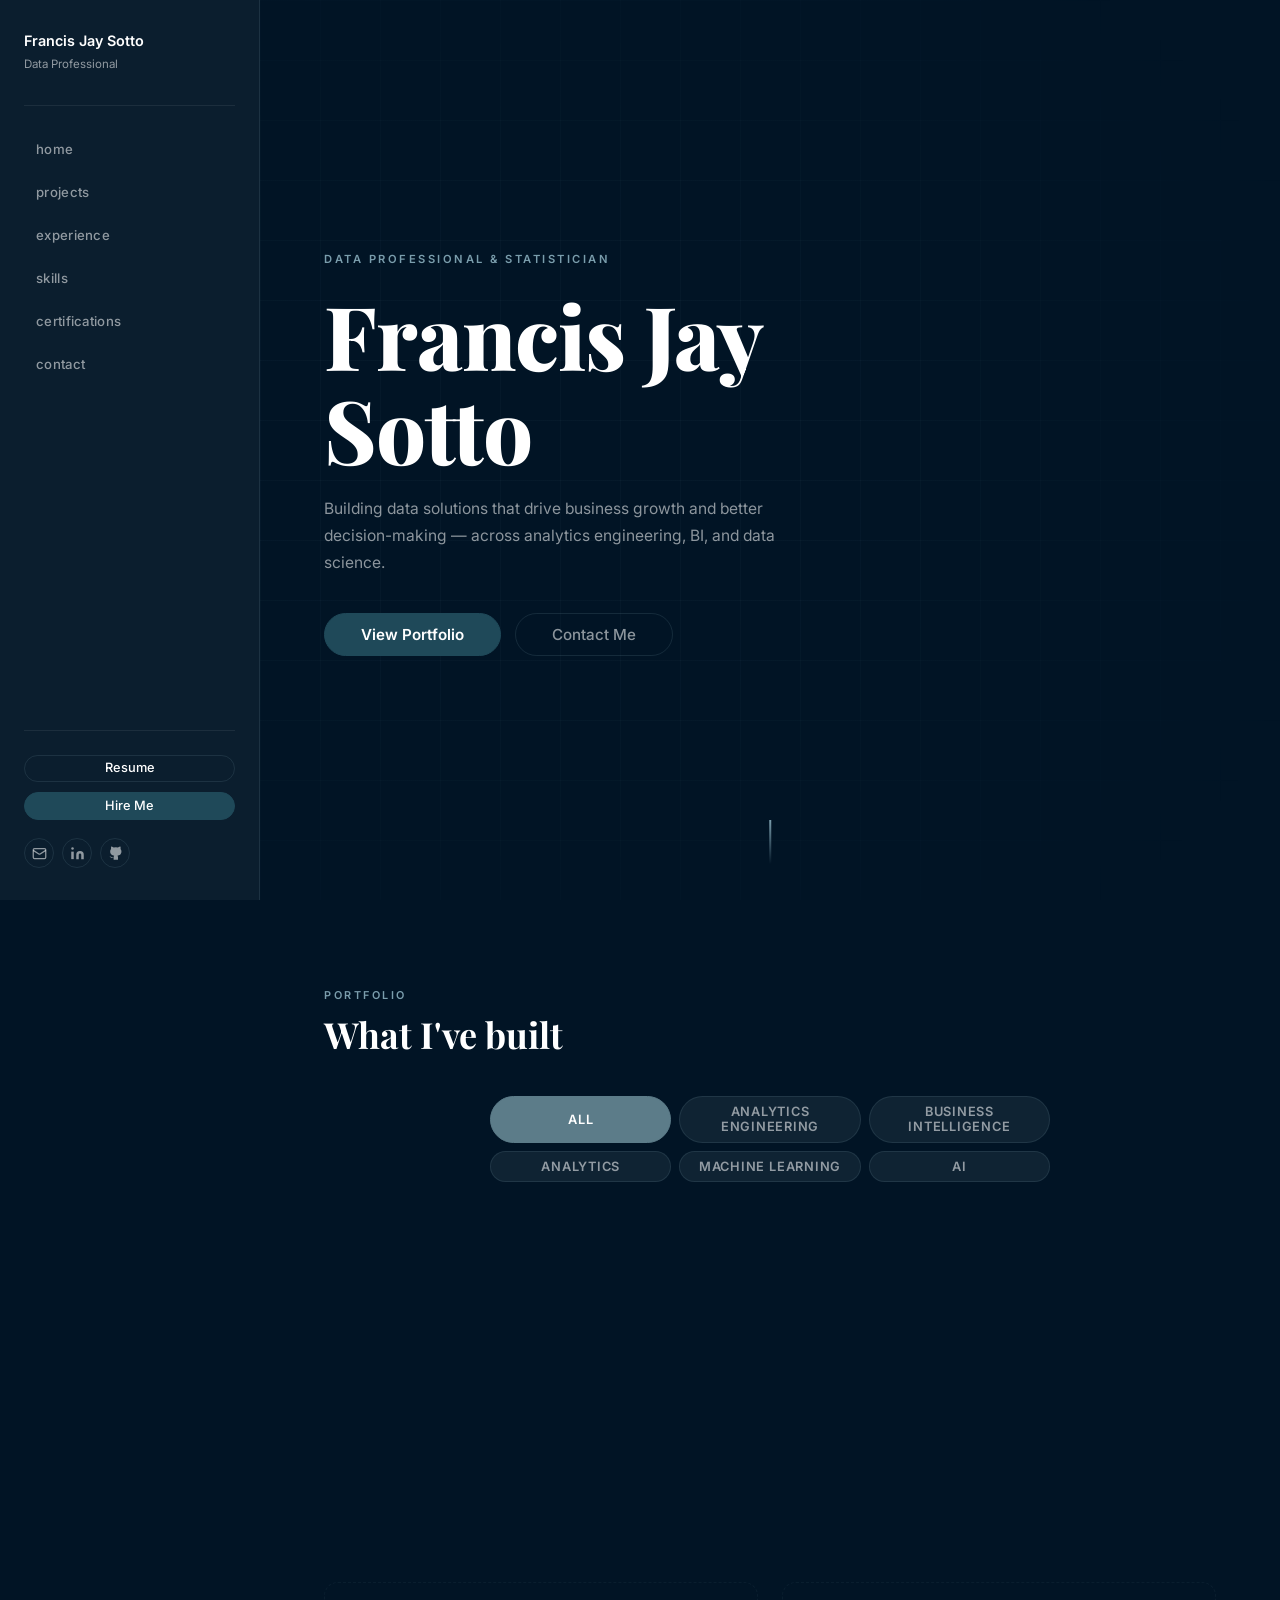
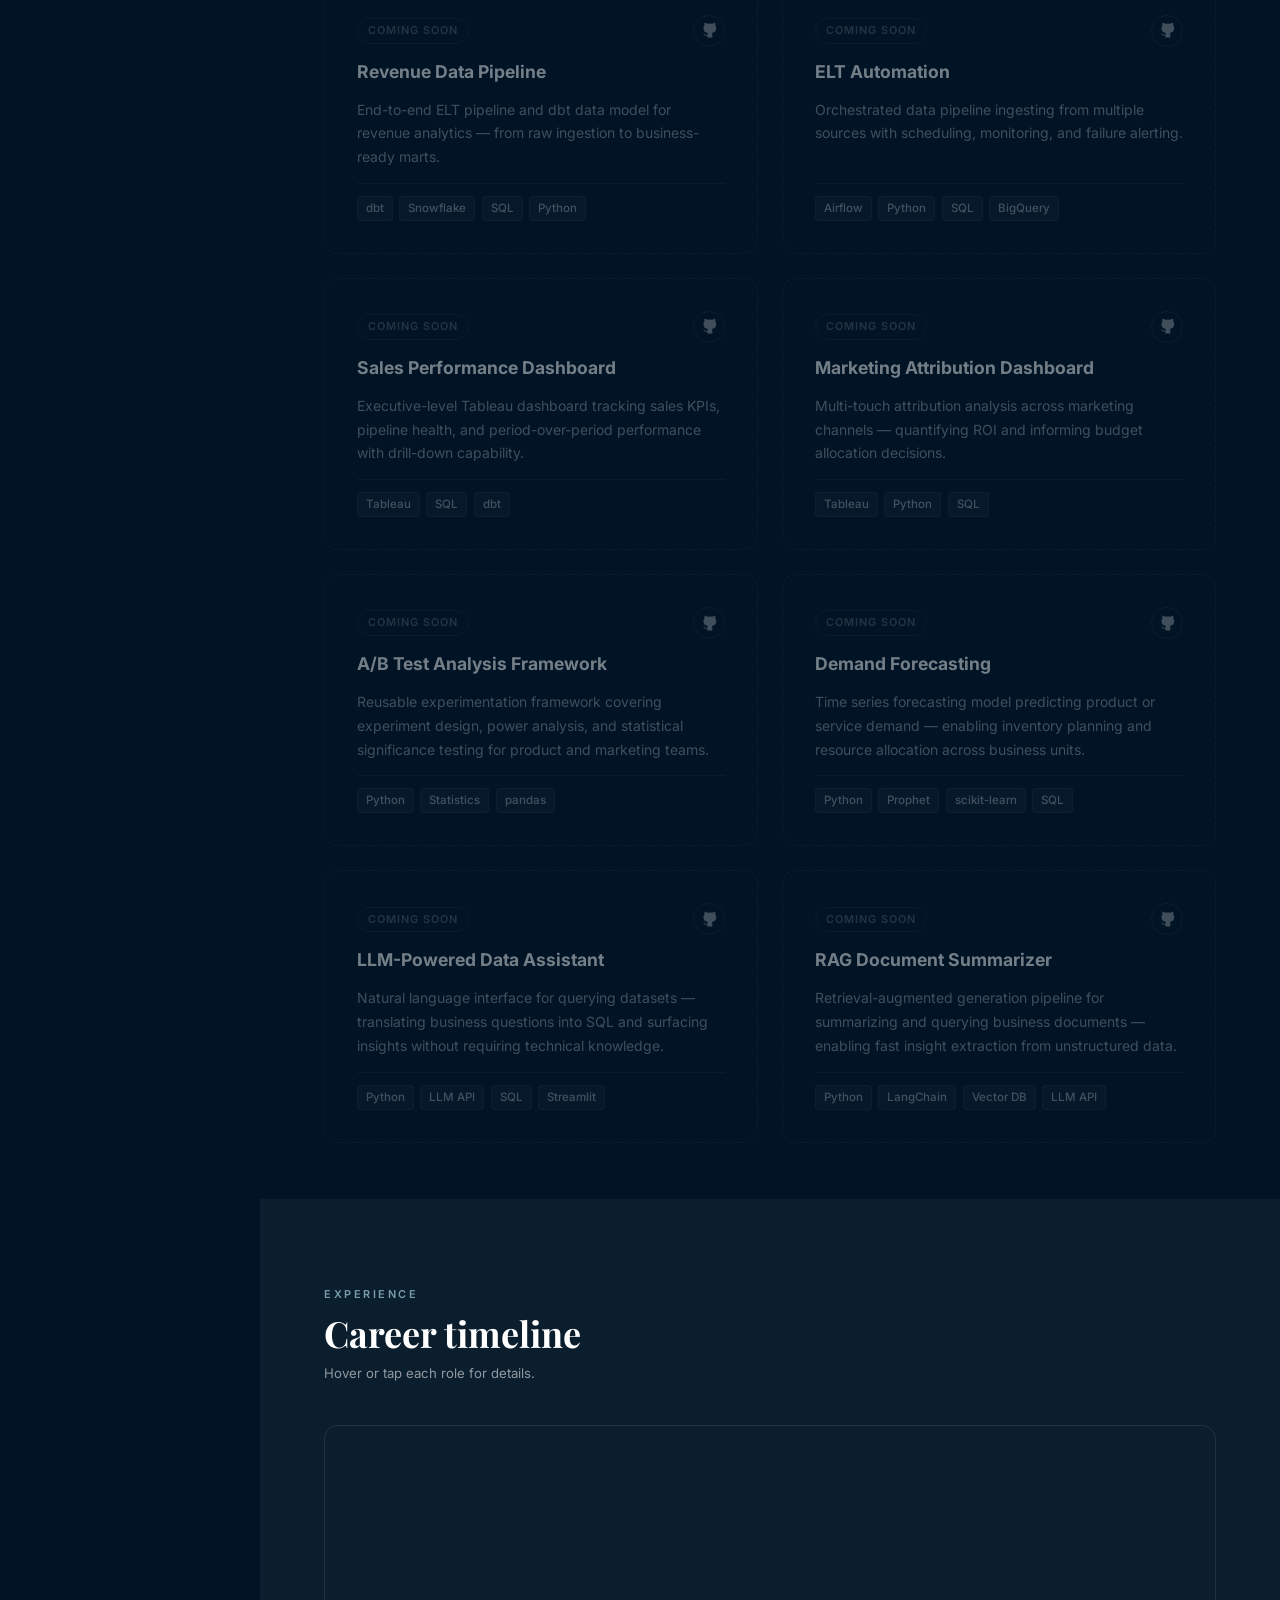
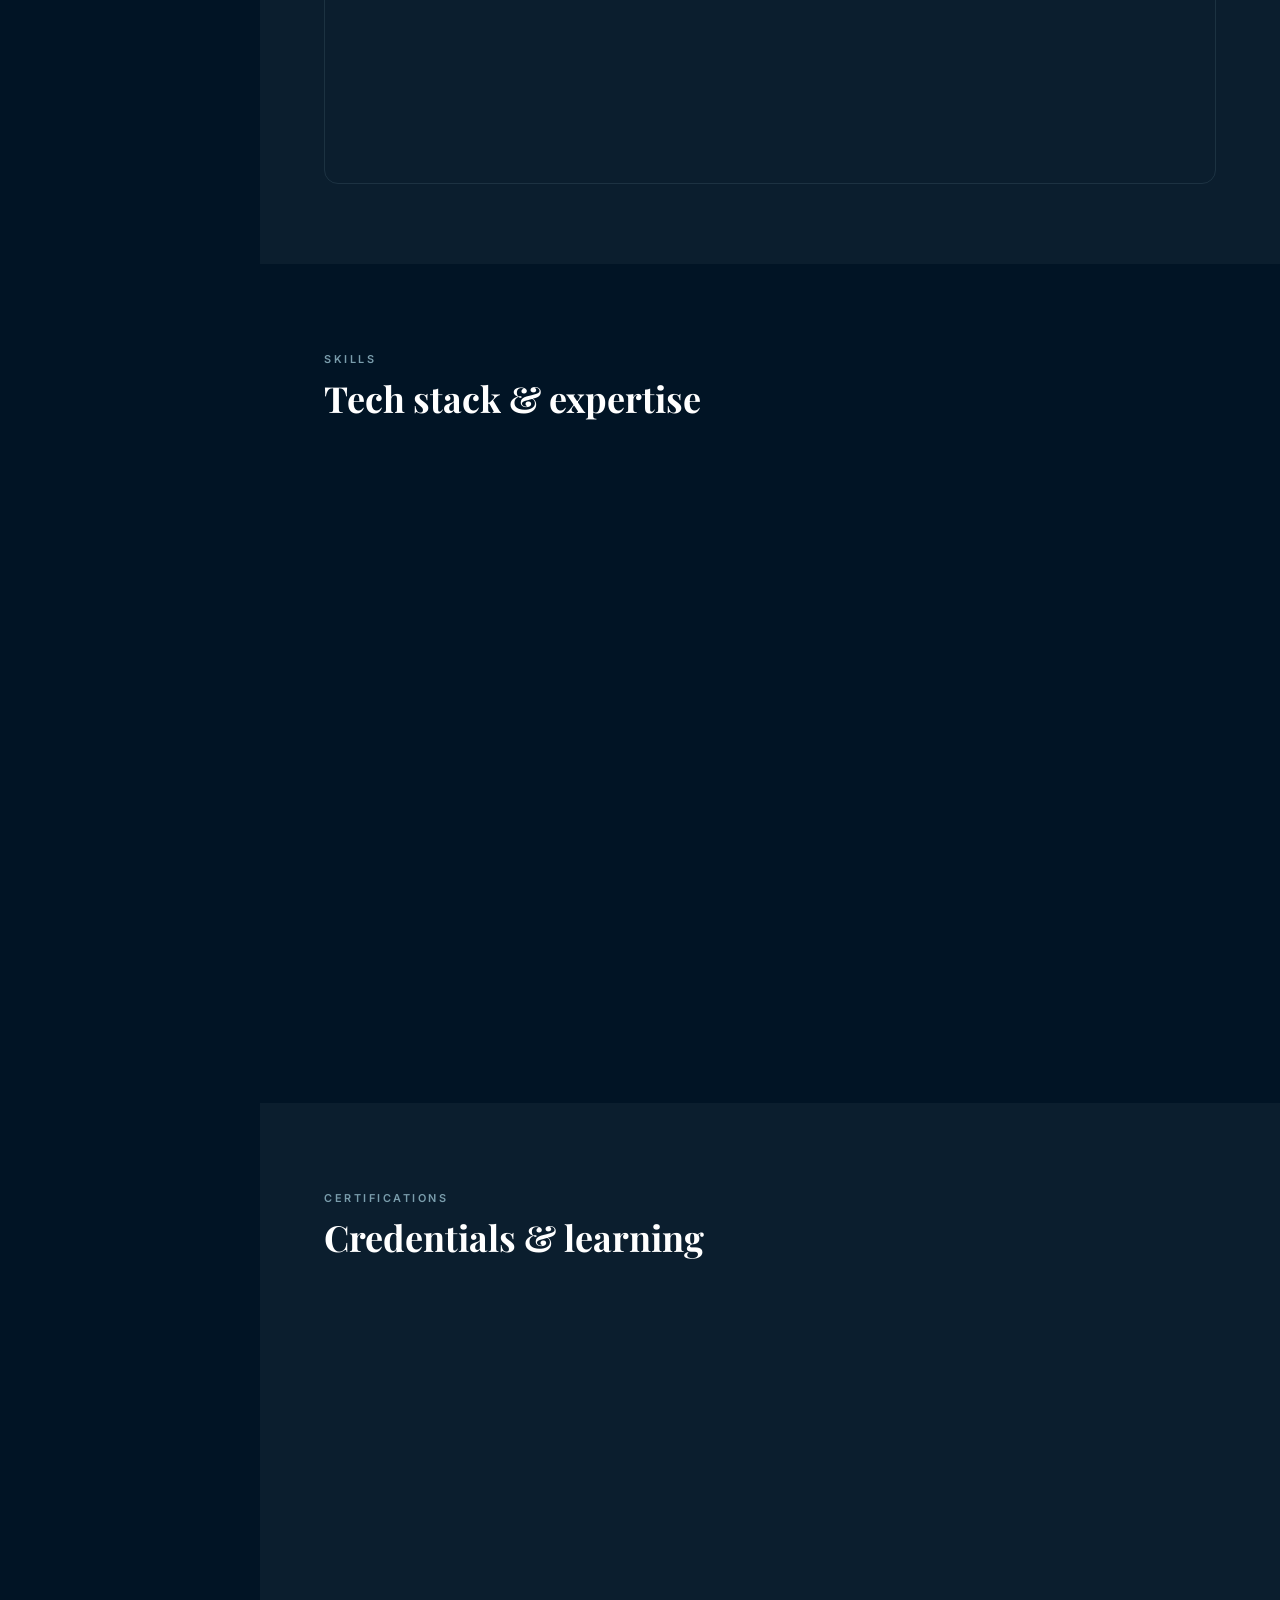
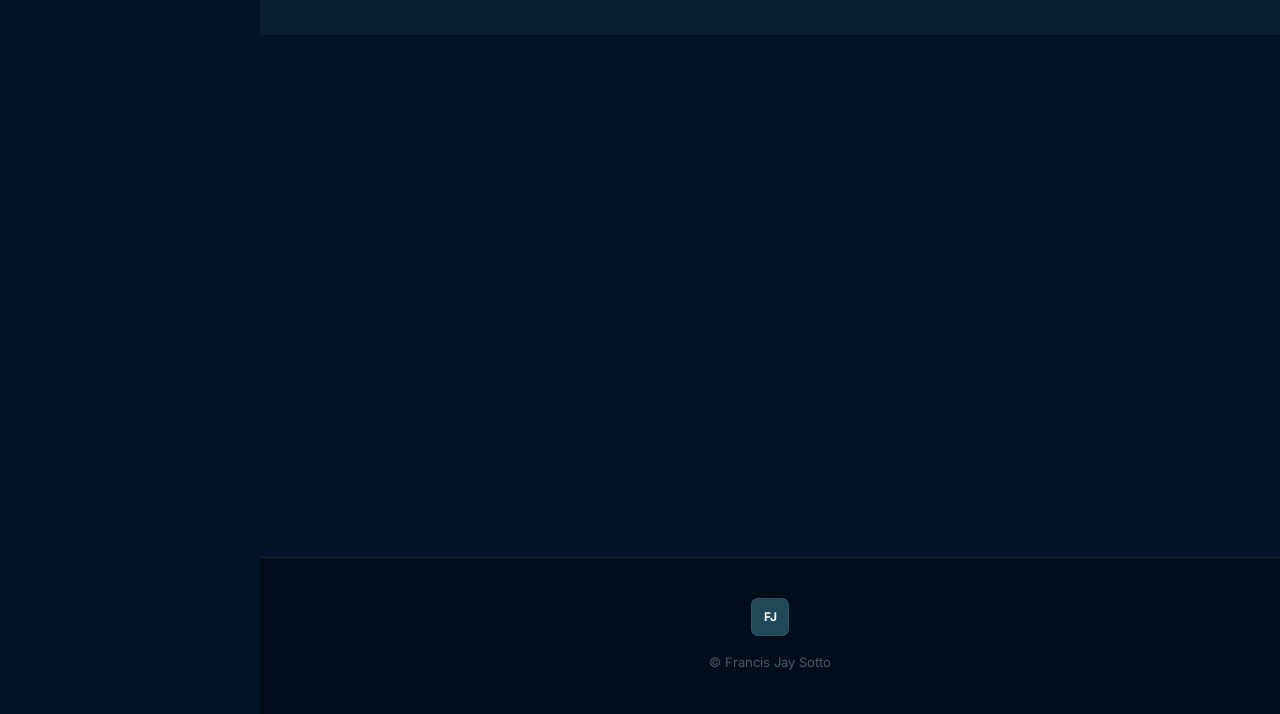
<file: index.html>
<!DOCTYPE html>
<html lang="en">
<head>
  <meta charset="UTF-8" />
  <meta name="viewport" content="width=device-width, initial-scale=1.0" />
  <title>Francis Jay Sotto | Data Professional</title>
  <meta name="description" content="Portfolio of Francis Jay Sotto — Analytics Engineer and Data Professional specializing in data solutions, dashboards, and machine learning." />
  <link rel="icon" type="image/svg+xml" href="assets/favicon.svg" />
  <link rel="preconnect" href="https://fonts.googleapis.com" />
  <link rel="preconnect" href="https://fonts.gstatic.com" crossorigin />
  <link href="https://fonts.googleapis.com/css2?family=Playfair+Display:wght@700;800&family=Inter:wght@300;400;500;600&display=swap" rel="stylesheet" />
  <link rel="stylesheet" href="styles.css" />
</head>
<body>

  <!-- ===== SIDEBAR ===== -->
  <aside class="sidebar" id="sidebar">
    <div class="sidebar-inner">

      <div class="sidebar-top">
        <div class="sidebar-identity">
          <span class="sidebar-name">Francis Jay Sotto</span>
          <span class="sidebar-title">Data Professional</span>
        </div>
      </div>

      <nav class="sidebar-nav" id="sidebar-nav" role="navigation" aria-label="Main navigation">
        <a href="#home"           class="sidebar-link">home</a>
        <a href="#projects"       class="sidebar-link">projects</a>
        <a href="#experience"     class="sidebar-link">experience</a>
        <a href="#skills"         class="sidebar-link">skills</a>
        <a href="#certifications" class="sidebar-link">certifications</a>
        <a href="#contact"        class="sidebar-link">contact</a>
      </nav>

      <div class="sidebar-bottom">
        <a href="assets/resume.pdf" target="_blank" rel="noopener" class="btn btn-outline-nav">Resume</a>
        <a href="#contact" class="btn btn-filled-nav">Hire Me</a>
        <div class="sidebar-socials">
          <a href="mailto:fjlsotto@gmail.com" aria-label="Email" class="social-icon">
            <svg width="15" height="15" viewBox="0 0 24 24" fill="none" stroke="currentColor" stroke-width="2"><rect x="2" y="4" width="20" height="16" rx="2"/><path d="m22 7-8.97 5.7a1.94 1.94 0 0 1-2.06 0L2 7"/></svg>
          </a>
          <a href="https://www.linkedin.com/in/francisjay" target="_blank" rel="noopener" aria-label="LinkedIn" class="social-icon">
            <svg width="15" height="15" viewBox="0 0 24 24" fill="currentColor"><path d="M16 8a6 6 0 0 1 6 6v7h-4v-7a2 2 0 0 0-2-2 2 2 0 0 0-2 2v7h-4v-7a6 6 0 0 1 6-6z"/><rect x="2" y="9" width="4" height="12"/><circle cx="4" cy="4" r="2"/></svg>
          </a>
          <a href="https://github.com/fjlsotto" target="_blank" rel="noopener" aria-label="GitHub" class="social-icon">
            <svg width="15" height="15" viewBox="0 0 24 24" fill="currentColor"><path d="M9 19c-5 1.5-5-2.5-7-3m14 6v-3.87a3.37 3.37 0 0 0-.94-2.61c3.14-.35 6.44-1.54 6.44-7A5.44 5.44 0 0 0 20 4.77 5.07 5.07 0 0 0 19.91 1S18.73.65 16 2.48a13.38 13.38 0 0 0-7 0C6.27.65 5.09 1 5.09 1A5.07 5.07 0 0 0 5 4.77a5.44 5.44 0 0 0-1.5 3.78c0 5.42 3.3 6.61 6.44 7A3.37 3.37 0 0 0 9 18.13V22"/></svg>
          </a>
        </div>
      </div>

    </div>
  </aside>

  <!-- ===== MOBILE HEADER ===== -->
  <header class="mobile-header" id="mobile-header">
    <a href="#home" class="nav-logo" aria-label="Home">FJ</a>
    <button class="hamburger" id="hamburger" aria-label="Toggle navigation" aria-expanded="false">
      <span></span><span></span><span></span>
    </button>
  </header>

  <!-- ===== SIDEBAR OVERLAY ===== -->
  <div class="sidebar-overlay" id="sidebar-overlay" aria-hidden="true"></div>

  <!-- ===== MAIN CONTENT ===== -->
  <div class="main-wrap">

    <!-- ===== HERO ===== -->
    <section class="hero" id="home">
      <div class="hero-bg-grid" aria-hidden="true"></div>
      <div class="hero-content">
        <p class="hero-eyebrow">Data Professional &amp; Statistician</p>
        <h1 class="hero-title">Francis Jay<br>Sotto</h1>
        <p class="hero-sub">Building data solutions that drive business growth and better decision-making — across analytics engineering, BI, and data science.</p>
        <div class="hero-actions">
          <a href="#projects" class="btn btn-accent-hero">View Portfolio</a>
          <a href="#contact" class="btn btn-ghost-hero">Contact Me</a>
        </div>
      </div>
      <div class="hero-scroll" aria-hidden="true"><span></span></div>
    </section>

    <!-- ===== PROJECTS ===== -->
    <section class="section" id="projects">
      <div class="container">
        <div class="section-header">
          <span class="section-label">Portfolio</span>
          <h2>What I've built</h2>
        </div>

        <div class="project-filters">
          <button class="filter-btn active" data-filter="all">All</button>
          <button class="filter-btn" data-filter="analytics-engineering">Analytics Engineering</button>
          <button class="filter-btn" data-filter="business-intelligence">Business Intelligence</button>
          <button class="filter-btn" data-filter="analytics">Analytics</button>
          <button class="filter-btn" data-filter="machine-learning">Machine Learning</button>
          <button class="filter-btn" data-filter="ai">AI</button>
        </div>

        <div class="projects-grid">
          <!-- Featured -->
          <div class="project-card project-featured reveal" data-category="machine-learning">
            <div class="project-card-inner">
              <div class="project-top">
                <span class="project-badge">Machine Learning</span>
                <a href="https://github.com/fjlsotto/loan-default-prediction" target="_blank" rel="noopener" aria-label="View on GitHub" class="icon-link">
                  <svg width="17" height="17" viewBox="0 0 24 24" fill="currentColor"><path d="M9 19c-5 1.5-5-2.5-7-3m14 6v-3.87a3.37 3.37 0 0 0-.94-2.61c3.14-.35 6.44-1.54 6.44-7A5.44 5.44 0 0 0 20 4.77 5.07 5.07 0 0 0 19.91 1S18.73.65 16 2.48a13.38 13.38 0 0 0-7 0C6.27.65 5.09 1 5.09 1A5.07 5.07 0 0 0 5 4.77a5.44 5.44 0 0 0-1.5 3.78c0 5.42 3.3 6.61 6.44 7A3.37 3.37 0 0 0 9 18.13V22"/></svg>
                </a>
              </div>
              <h3><a href="projects/loan-default-prediction/" class="project-title-link">Loan Default Prediction</a></h3>
              <p>Developed a solution to predict loan defaults, enabling proactive credit risk management through gradient-boosted classification models with feature engineering and threshold optimization for business-specific recall targets.</p>
              <div class="project-tags">
                <span>Python</span><span>scikit-learn</span><span>XGBoost</span><span>SQL</span><span>Jupyter</span>
              </div>
            </div>
          </div>

          <div class="project-card project-featured reveal" data-category="analytics">
            <div class="project-card-inner">
              <div class="project-top">
                <span class="project-badge">Analytics</span>
                <a href="https://github.com/fjlsotto/customer-churn-analysis" target="_blank" rel="noopener" aria-label="View on GitHub" class="icon-link">
                  <svg width="17" height="17" viewBox="0 0 24 24" fill="currentColor"><path d="M9 19c-5 1.5-5-2.5-7-3m14 6v-3.87a3.37 3.37 0 0 0-.94-2.61c3.14-.35 6.44-1.54 6.44-7A5.44 5.44 0 0 0 20 4.77 5.07 5.07 0 0 0 19.91 1S18.73.65 16 2.48a13.38 13.38 0 0 0-7 0C6.27.65 5.09 1 5.09 1A5.07 5.07 0 0 0 5 4.77a5.44 5.44 0 0 0-1.5 3.78c0 5.42 3.3 6.61 6.44 7A3.37 3.37 0 0 0 9 18.13V22"/></svg>
                </a>
              </div>
              <h3><a href="projects/customer-churn-analysis/" class="project-title-link">Customer Churn Analysis</a></h3>
              <p>Built a model to identify at-risk customers and uncover churn drivers, enabling targeted retention strategies and prioritized intervention at scale through propensity scoring and cohort segmentation.</p>
              <div class="project-tags">
                <span>Python</span><span>pandas</span><span>LightGBM</span><span>Tableau</span><span>SQL</span>
              </div>
            </div>
          </div>

          <!-- Analytics Engineering -->
          <div class="project-card project-placeholder reveal" data-category="analytics-engineering">
            <div class="project-card-inner">
              <div class="project-top">
                <span class="project-badge badge-muted">Coming Soon</span>
                <a href="https://github.com/fjlsotto/revenue-data-pipeline" target="_blank" rel="noopener" aria-label="View on GitHub" class="icon-link">
                  <svg width="17" height="17" viewBox="0 0 24 24" fill="currentColor"><path d="M9 19c-5 1.5-5-2.5-7-3m14 6v-3.87a3.37 3.37 0 0 0-.94-2.61c3.14-.35 6.44-1.54 6.44-7A5.44 5.44 0 0 0 20 4.77 5.07 5.07 0 0 0 19.91 1S18.73.65 16 2.48a13.38 13.38 0 0 0-7 0C6.27.65 5.09 1 5.09 1A5.07 5.07 0 0 0 5 4.77a5.44 5.44 0 0 0-1.5 3.78c0 5.42 3.3 6.61 6.44 7A3.37 3.37 0 0 0 9 18.13V22"/></svg>
                </a>
              </div>
              <h3>Revenue Data Pipeline</h3>
              <p>End-to-end ELT pipeline and dbt data model for revenue analytics — from raw ingestion to business-ready marts.</p>
              <div class="project-tags">
                <span>dbt</span><span>Snowflake</span><span>SQL</span><span>Python</span>
              </div>
            </div>
          </div>

          <div class="project-card project-placeholder reveal" data-category="analytics-engineering">
            <div class="project-card-inner">
              <div class="project-top">
                <span class="project-badge badge-muted">Coming Soon</span>
                <a href="https://github.com/fjlsotto/elt-automation" target="_blank" rel="noopener" aria-label="View on GitHub" class="icon-link">
                  <svg width="17" height="17" viewBox="0 0 24 24" fill="currentColor"><path d="M9 19c-5 1.5-5-2.5-7-3m14 6v-3.87a3.37 3.37 0 0 0-.94-2.61c3.14-.35 6.44-1.54 6.44-7A5.44 5.44 0 0 0 20 4.77 5.07 5.07 0 0 0 19.91 1S18.73.65 16 2.48a13.38 13.38 0 0 0-7 0C6.27.65 5.09 1 5.09 1A5.07 5.07 0 0 0 5 4.77a5.44 5.44 0 0 0-1.5 3.78c0 5.42 3.3 6.61 6.44 7A3.37 3.37 0 0 0 9 18.13V22"/></svg>
                </a>
              </div>
              <h3>ELT Automation</h3>
              <p>Orchestrated data pipeline ingesting from multiple sources with scheduling, monitoring, and failure alerting.</p>
              <div class="project-tags">
                <span>Airflow</span><span>Python</span><span>SQL</span><span>BigQuery</span>
              </div>
            </div>
          </div>

          <!-- Business Intelligence -->
          <div class="project-card project-placeholder reveal" data-category="business-intelligence">
            <div class="project-card-inner">
              <div class="project-top">
                <span class="project-badge badge-muted">Coming Soon</span>
                <a href="https://github.com/fjlsotto/sales-performance-dashboard" target="_blank" rel="noopener" aria-label="View on GitHub" class="icon-link">
                  <svg width="17" height="17" viewBox="0 0 24 24" fill="currentColor"><path d="M9 19c-5 1.5-5-2.5-7-3m14 6v-3.87a3.37 3.37 0 0 0-.94-2.61c3.14-.35 6.44-1.54 6.44-7A5.44 5.44 0 0 0 20 4.77 5.07 5.07 0 0 0 19.91 1S18.73.65 16 2.48a13.38 13.38 0 0 0-7 0C6.27.65 5.09 1 5.09 1A5.07 5.07 0 0 0 5 4.77a5.44 5.44 0 0 0-1.5 3.78c0 5.42 3.3 6.61 6.44 7A3.37 3.37 0 0 0 9 18.13V22"/></svg>
                </a>
              </div>
              <h3>Sales Performance Dashboard</h3>
              <p>Executive-level Tableau dashboard tracking sales KPIs, pipeline health, and period-over-period performance with drill-down capability.</p>
              <div class="project-tags">
                <span>Tableau</span><span>SQL</span><span>dbt</span>
              </div>
            </div>
          </div>

          <div class="project-card project-placeholder reveal" data-category="business-intelligence">
            <div class="project-card-inner">
              <div class="project-top">
                <span class="project-badge badge-muted">Coming Soon</span>
                <a href="https://github.com/fjlsotto/marketing-attribution-dashboard" target="_blank" rel="noopener" aria-label="View on GitHub" class="icon-link">
                  <svg width="17" height="17" viewBox="0 0 24 24" fill="currentColor"><path d="M9 19c-5 1.5-5-2.5-7-3m14 6v-3.87a3.37 3.37 0 0 0-.94-2.61c3.14-.35 6.44-1.54 6.44-7A5.44 5.44 0 0 0 20 4.77 5.07 5.07 0 0 0 19.91 1S18.73.65 16 2.48a13.38 13.38 0 0 0-7 0C6.27.65 5.09 1 5.09 1A5.07 5.07 0 0 0 5 4.77a5.44 5.44 0 0 0-1.5 3.78c0 5.42 3.3 6.61 6.44 7A3.37 3.37 0 0 0 9 18.13V22"/></svg>
                </a>
              </div>
              <h3>Marketing Attribution Dashboard</h3>
              <p>Multi-touch attribution analysis across marketing channels — quantifying ROI and informing budget allocation decisions.</p>
              <div class="project-tags">
                <span>Tableau</span><span>Python</span><span>SQL</span>
              </div>
            </div>
          </div>

          <!-- Analytics -->
          <div class="project-card project-placeholder reveal" data-category="analytics">
            <div class="project-card-inner">
              <div class="project-top">
                <span class="project-badge badge-muted">Coming Soon</span>
                <a href="https://github.com/fjlsotto/ab-test-analysis-framework" target="_blank" rel="noopener" aria-label="View on GitHub" class="icon-link">
                  <svg width="17" height="17" viewBox="0 0 24 24" fill="currentColor"><path d="M9 19c-5 1.5-5-2.5-7-3m14 6v-3.87a3.37 3.37 0 0 0-.94-2.61c3.14-.35 6.44-1.54 6.44-7A5.44 5.44 0 0 0 20 4.77 5.07 5.07 0 0 0 19.91 1S18.73.65 16 2.48a13.38 13.38 0 0 0-7 0C6.27.65 5.09 1 5.09 1A5.07 5.07 0 0 0 5 4.77a5.44 5.44 0 0 0-1.5 3.78c0 5.42 3.3 6.61 6.44 7A3.37 3.37 0 0 0 9 18.13V22"/></svg>
                </a>
              </div>
              <h3>A/B Test Analysis Framework</h3>
              <p>Reusable experimentation framework covering experiment design, power analysis, and statistical significance testing for product and marketing teams.</p>
              <div class="project-tags">
                <span>Python</span><span>Statistics</span><span>pandas</span>
              </div>
            </div>
          </div>

          <!-- Machine Learning -->
          <div class="project-card project-placeholder reveal" data-category="machine-learning">
            <div class="project-card-inner">
              <div class="project-top">
                <span class="project-badge badge-muted">Coming Soon</span>
                <a href="https://github.com/fjlsotto/demand-forecasting" target="_blank" rel="noopener" aria-label="View on GitHub" class="icon-link">
                  <svg width="17" height="17" viewBox="0 0 24 24" fill="currentColor"><path d="M9 19c-5 1.5-5-2.5-7-3m14 6v-3.87a3.37 3.37 0 0 0-.94-2.61c3.14-.35 6.44-1.54 6.44-7A5.44 5.44 0 0 0 20 4.77 5.07 5.07 0 0 0 19.91 1S18.73.65 16 2.48a13.38 13.38 0 0 0-7 0C6.27.65 5.09 1 5.09 1A5.07 5.07 0 0 0 5 4.77a5.44 5.44 0 0 0-1.5 3.78c0 5.42 3.3 6.61 6.44 7A3.37 3.37 0 0 0 9 18.13V22"/></svg>
                </a>
              </div>
              <h3>Demand Forecasting</h3>
              <p>Time series forecasting model predicting product or service demand — enabling inventory planning and resource allocation across business units.</p>
              <div class="project-tags">
                <span>Python</span><span>Prophet</span><span>scikit-learn</span><span>SQL</span>
              </div>
            </div>
          </div>

          <!-- AI -->
          <div class="project-card project-placeholder reveal" data-category="ai">
            <div class="project-card-inner">
              <div class="project-top">
                <span class="project-badge badge-muted">Coming Soon</span>
                <a href="https://github.com/fjlsotto/llm-powered-data-assistant" target="_blank" rel="noopener" aria-label="View on GitHub" class="icon-link">
                  <svg width="17" height="17" viewBox="0 0 24 24" fill="currentColor"><path d="M9 19c-5 1.5-5-2.5-7-3m14 6v-3.87a3.37 3.37 0 0 0-.94-2.61c3.14-.35 6.44-1.54 6.44-7A5.44 5.44 0 0 0 20 4.77 5.07 5.07 0 0 0 19.91 1S18.73.65 16 2.48a13.38 13.38 0 0 0-7 0C6.27.65 5.09 1 5.09 1A5.07 5.07 0 0 0 5 4.77a5.44 5.44 0 0 0-1.5 3.78c0 5.42 3.3 6.61 6.44 7A3.37 3.37 0 0 0 9 18.13V22"/></svg>
                </a>
              </div>
              <h3>LLM-Powered Data Assistant</h3>
              <p>Natural language interface for querying datasets — translating business questions into SQL and surfacing insights without requiring technical knowledge.</p>
              <div class="project-tags">
                <span>Python</span><span>LLM API</span><span>SQL</span><span>Streamlit</span>
              </div>
            </div>
          </div>

          <div class="project-card project-placeholder reveal" data-category="ai">
            <div class="project-card-inner">
              <div class="project-top">
                <span class="project-badge badge-muted">Coming Soon</span>
                <a href="https://github.com/fjlsotto/rag-document-summarizer" target="_blank" rel="noopener" aria-label="View on GitHub" class="icon-link">
                  <svg width="17" height="17" viewBox="0 0 24 24" fill="currentColor"><path d="M9 19c-5 1.5-5-2.5-7-3m14 6v-3.87a3.37 3.37 0 0 0-.94-2.61c3.14-.35 6.44-1.54 6.44-7A5.44 5.44 0 0 0 20 4.77 5.07 5.07 0 0 0 19.91 1S18.73.65 16 2.48a13.38 13.38 0 0 0-7 0C6.27.65 5.09 1 5.09 1A5.07 5.07 0 0 0 5 4.77a5.44 5.44 0 0 0-1.5 3.78c0 5.42 3.3 6.61 6.44 7A3.37 3.37 0 0 0 9 18.13V22"/></svg>
                </a>
              </div>
              <h3>RAG Document Summarizer</h3>
              <p>Retrieval-augmented generation pipeline for summarizing and querying business documents — enabling fast insight extraction from unstructured data.</p>
              <div class="project-tags">
                <span>Python</span><span>LangChain</span><span>Vector DB</span><span>LLM API</span>
              </div>
            </div>
          </div>
        </div>
      </div>
    </section>

    <!-- ===== EXPERIENCE ===== -->
    <section class="section section-alt" id="experience">
      <div class="container">
        <div class="section-header">
          <span class="section-label">Experience</span>
          <h2>Career timeline</h2>
          <p class="section-sub">Hover or tap each role for details.</p>
        </div>

        <div class="exp-list">

          <div class="exp-item reveal">
            <div class="exp-summary">
              <div class="exp-dot-wrap">
                <div class="exp-dot"></div>
              </div>
              <div class="exp-meta">
                <span class="exp-company">Karbon</span>
                <span class="exp-role">Analytics Engineer</span>
              </div>
              <span class="exp-period">2026 – Present</span>
              <span class="exp-loc">California, US</span>
              <span class="exp-chevron" aria-hidden="true">›</span>
            </div>
            <div class="exp-detail">
              <p class="exp-desc">Building and scaling analytics solutions across the modern data stack — designing data models, automating pipelines, and deploying dashboards that improve stakeholder reporting efficiency and support cross-functional decision-making.</p>
              <div class="exp-tags"><span>dbt</span><span>Tableau</span><span>Snowflake</span><span>SQL</span></div>
            </div>
          </div>

          <div class="exp-item reveal">
            <div class="exp-summary">
              <div class="exp-dot-wrap">
                <div class="exp-dot"></div>
              </div>
              <div class="exp-meta">
                <span class="exp-company">Maya</span>
                <span class="exp-role">Senior Data Analyst</span>
              </div>
              <span class="exp-period">2024 – 2026</span>
              <span class="exp-loc">Mandaluyong, PH</span>
              <span class="exp-chevron" aria-hidden="true">›</span>
            </div>
            <div class="exp-detail">
              <p class="exp-desc">Led data-driven initiatives across sales and marketing in fintech — building propensity models, running A/B tests, and developing data marts that improved campaign conversion rates and enabled faster, more strategic decision-making.</p>
              <div class="exp-tags"><span>Python</span><span>SQL</span><span>A/B Testing</span><span>Propensity Modeling</span></div>
            </div>
          </div>

          <div class="exp-item reveal">
            <div class="exp-summary">
              <div class="exp-dot-wrap">
                <div class="exp-dot"></div>
              </div>
              <div class="exp-meta">
                <span class="exp-company">UnionBank</span>
                <span class="exp-role">BI Analyst</span>
              </div>
              <span class="exp-period">2023 – 2024</span>
              <span class="exp-loc">Quezon City, PH</span>
              <span class="exp-chevron" aria-hidden="true">›</span>
            </div>
            <div class="exp-detail">
              <p class="exp-desc">Created and enhanced business intelligence dashboards and automated reporting pipelines for the bank's cards and loans tower — delivering forecasting, cost, and compliance insights to stakeholders while drastically reducing manual data extraction time.</p>
              <div class="exp-tags"><span>SQL</span><span>Power BI</span><span>Python</span><span>Forecasting</span></div>
            </div>
          </div>

          <div class="exp-item reveal">
            <div class="exp-summary">
              <div class="exp-dot-wrap">
                <div class="exp-dot"></div>
              </div>
              <div class="exp-meta">
                <span class="exp-company">Kinesso – IPG Mediabrands</span>
                <span class="exp-role">Marketing Analytics Intern</span>
              </div>
              <span class="exp-period">2022</span>
              <span class="exp-loc">Taguig, PH</span>
              <span class="exp-chevron" aria-hidden="true">›</span>
            </div>
            <div class="exp-detail">
              <p class="exp-desc">Performed marketing mix modeling, attribution, and sentiment analysis to assess campaign effectiveness and estimate ROI across various advertising channels, supporting client strategy with data-backed recommendations.</p>
              <div class="exp-tags"><span>Marketing Mix Modeling</span><span>Sentiment Analysis</span><span>Attribution</span></div>
            </div>
          </div>

        </div>
      </div>
    </section>

    <!-- ===== SKILLS ===== -->
    <section class="section" id="skills">
      <div class="container">
        <div class="section-header">
          <span class="section-label">Skills</span>
          <h2>Tech stack &amp; expertise</h2>
        </div>

        <div class="skills-grid">
          <div class="skill-card reveal">
            <div class="skill-icon">
              <svg width="22" height="22" viewBox="0 0 24 24" fill="none" stroke="currentColor" stroke-width="1.5"><ellipse cx="12" cy="5" rx="9" ry="3"/><path d="M3 5v14c0 1.66 4.03 3 9 3s9-1.34 9-3V5"/><path d="M3 12c0 1.66 4.03 3 9 3s9-1.34 9-3"/></svg>
            </div>
            <h3>ETL / ELT &amp; Data Engineering</h3>
            <div class="skill-tags">
              <span>dbt</span><span>Snowflake</span><span>BigQuery</span><span>Redshift</span>
              <span>Databricks</span><span>Fivetran</span><span>Airbyte</span><span>Snowpipe</span>
              <span>Stitch</span><span>Rudderstack</span>
            </div>
          </div>

          <div class="skill-card reveal">
            <div class="skill-icon">
              <svg width="22" height="22" viewBox="0 0 24 24" fill="none" stroke="currentColor" stroke-width="1.5"><rect x="3" y="3" width="18" height="18" rx="2"/><path d="M3 9h18M9 21V9"/></svg>
            </div>
            <h3>Analytics &amp; Business Intelligence</h3>
            <div class="skill-tags">
              <span>Tableau</span><span>Power BI</span><span>Looker Studio</span><span>Hex</span>
              <span>Sigma</span><span>Metabase</span><span>Mode</span><span>Qlik</span>
              <span>GA4</span><span>Jupyter</span><span>Excel</span>
            </div>
          </div>

          <div class="skill-card reveal">
            <div class="skill-icon">
              <svg width="22" height="22" viewBox="0 0 24 24" fill="none" stroke="currentColor" stroke-width="1.5"><path d="M12 2L2 7l10 5 10-5-10-5z"/><path d="M2 17l10 5 10-5"/><path d="M2 12l10 5 10-5"/></svg>
            </div>
            <h3>Data Science &amp; Programming</h3>
            <div class="skill-tags">
              <span>Python</span><span>SQL</span><span>R</span><span>PySpark</span>
              <span>pandas</span><span>scikit-learn</span><span>LightGBM</span><span>XGBoost</span>
              <span>TensorFlow</span><span>PyTorch</span><span>Transformers</span>
            </div>
          </div>

          <div class="skill-card reveal">
            <div class="skill-icon">
              <svg width="22" height="22" viewBox="0 0 24 24" fill="none" stroke="currentColor" stroke-width="1.5"><polyline points="22 12 18 12 15 21 9 3 6 12 2 12"/></svg>
            </div>
            <h3>Marketing &amp; Business Analytics</h3>
            <div class="skill-tags">
              <span>Marketing Mix Modeling</span><span>Attribution</span>
              <span>Sentiment Analysis</span><span>A/B Testing</span>
              <span>Cohort Analysis</span><span>Propensity Modeling</span>
            </div>
          </div>
        </div>
      </div>
    </section>

    <!-- ===== CERTIFICATIONS ===== -->
    <section class="section section-alt" id="certifications">
      <div class="container">
        <div class="section-header">
          <span class="section-label">Certifications</span>
          <h2>Credentials &amp; learning</h2>
        </div>

        <div class="certs-grid">

          <div class="cert-card reveal">
            <div class="cert-top">
              <span class="cert-issuer-dot" style="background:#4285F4"></span>
              <span class="cert-issuer">Google</span>
            </div>
            <p class="cert-name">Generative AI Leader</p>
            <svg class="cert-badge-icon" width="14" height="14" viewBox="0 0 24 24" fill="none" stroke="currentColor" stroke-width="2.5"><polyline points="20 6 9 17 4 12"/></svg>
          </div>

          <div class="cert-card reveal">
            <div class="cert-top">
              <span class="cert-issuer-dot" style="background:#cc785c"></span>
              <span class="cert-issuer">Anthropic</span>
            </div>
            <p class="cert-name">AI Fluency Framework and Foundations</p>
            <svg class="cert-badge-icon" width="14" height="14" viewBox="0 0 24 24" fill="none" stroke="currentColor" stroke-width="2.5"><polyline points="20 6 9 17 4 12"/></svg>
          </div>

          <div class="cert-card reveal">
            <div class="cert-top">
              <span class="cert-issuer-dot" style="background:#FF3621"></span>
              <span class="cert-issuer">Databricks</span>
            </div>
            <p class="cert-name">Generative AI Fundamentals</p>
            <svg class="cert-badge-icon" width="14" height="14" viewBox="0 0 24 24" fill="none" stroke="currentColor" stroke-width="2.5"><polyline points="20 6 9 17 4 12"/></svg>
          </div>

          <div class="cert-card reveal">
            <div class="cert-top">
              <span class="cert-issuer-dot" style="background:#FF694B"></span>
              <span class="cert-issuer">dbt Labs</span>
            </div>
            <p class="cert-name">dbt Fundamentals</p>
            <svg class="cert-badge-icon" width="14" height="14" viewBox="0 0 24 24" fill="none" stroke="currentColor" stroke-width="2.5"><polyline points="20 6 9 17 4 12"/></svg>
          </div>

          <div class="cert-card reveal">
            <div class="cert-top">
              <span class="cert-issuer-dot" style="background:#FF9900"></span>
              <span class="cert-issuer">AWS</span>
            </div>
            <p class="cert-name">AWS Technical Essentials</p>
            <svg class="cert-badge-icon" width="14" height="14" viewBox="0 0 24 24" fill="none" stroke="currentColor" stroke-width="2.5"><polyline points="20 6 9 17 4 12"/></svg>
          </div>

        </div>
      </div>
    </section>

    <!-- ===== CONTACT ===== -->
    <section class="section" id="contact">
      <div class="container">
        <div class="contact-wrap">
          <div class="section-header reveal">
            <span class="section-label">About &amp; Contact</span>
            <h2>Let's work together</h2>
            <p class="section-sub">I'm a data professional specializing in building data solutions that drive business growth and better decision-making. With experience across fintech, banking, and SaaS, I thrive at the intersection of engineering and analytics. Graduated <em>summa cum laude</em> in Statistics from the University of the Philippines Los Baños.</p>
            <p class="section-sub" style="margin-top:0.75rem">Whether you have a project in mind, a role to fill, or just want to talk data — I'd love to hear from you.</p>
          </div>
          <div class="contact-cards reveal">
            <a href="mailto:fjlsotto@gmail.com" class="contact-card">
              <svg width="20" height="20" viewBox="0 0 24 24" fill="none" stroke="currentColor" stroke-width="1.5"><rect x="2" y="4" width="20" height="16" rx="2"/><path d="m22 7-8.97 5.7a1.94 1.94 0 0 1-2.06 0L2 7"/></svg>
              <span class="cc-label">Email</span>
              <span class="cc-val">fjlsotto@gmail.com</span>
            </a>
            <a href="https://www.linkedin.com/in/francisjay" target="_blank" rel="noopener" class="contact-card">
              <svg width="20" height="20" viewBox="0 0 24 24" fill="currentColor"><path d="M16 8a6 6 0 0 1 6 6v7h-4v-7a2 2 0 0 0-2-2 2 2 0 0 0-2 2v7h-4v-7a6 6 0 0 1 6-6z"/><rect x="2" y="9" width="4" height="12"/><circle cx="4" cy="4" r="2"/></svg>
              <span class="cc-label">LinkedIn</span>
              <span class="cc-val">francisjay</span>
            </a>
            <a href="https://github.com/fjlsotto" target="_blank" rel="noopener" class="contact-card">
              <svg width="20" height="20" viewBox="0 0 24 24" fill="currentColor"><path d="M9 19c-5 1.5-5-2.5-7-3m14 6v-3.87a3.37 3.37 0 0 0-.94-2.61c3.14-.35 6.44-1.54 6.44-7A5.44 5.44 0 0 0 20 4.77 5.07 5.07 0 0 0 19.91 1S18.73.65 16 2.48a13.38 13.38 0 0 0-7 0C6.27.65 5.09 1 5.09 1A5.07 5.07 0 0 0 5 4.77a5.44 5.44 0 0 0-1.5 3.78c0 5.42 3.3 6.61 6.44 7A3.37 3.37 0 0 0 9 18.13V22"/></svg>
              <span class="cc-label">GitHub</span>
              <span class="cc-val">fjlsotto</span>
            </a>
          </div>
        </div>
      </div>
    </section>

    <!-- ===== FOOTER ===== -->
    <footer class="footer">
      <div class="container">
        <div class="footer-inner">
          <a href="#home" class="footer-logo" aria-label="Back to top">FJ</a>
          <p class="footer-copy">© <span id="year"></span> Francis Jay Sotto</p>
        </div>
      </div>
    </footer>

  </div><!-- /main-wrap -->

  <script src="script.js"></script>
</body>
</html>
</file>
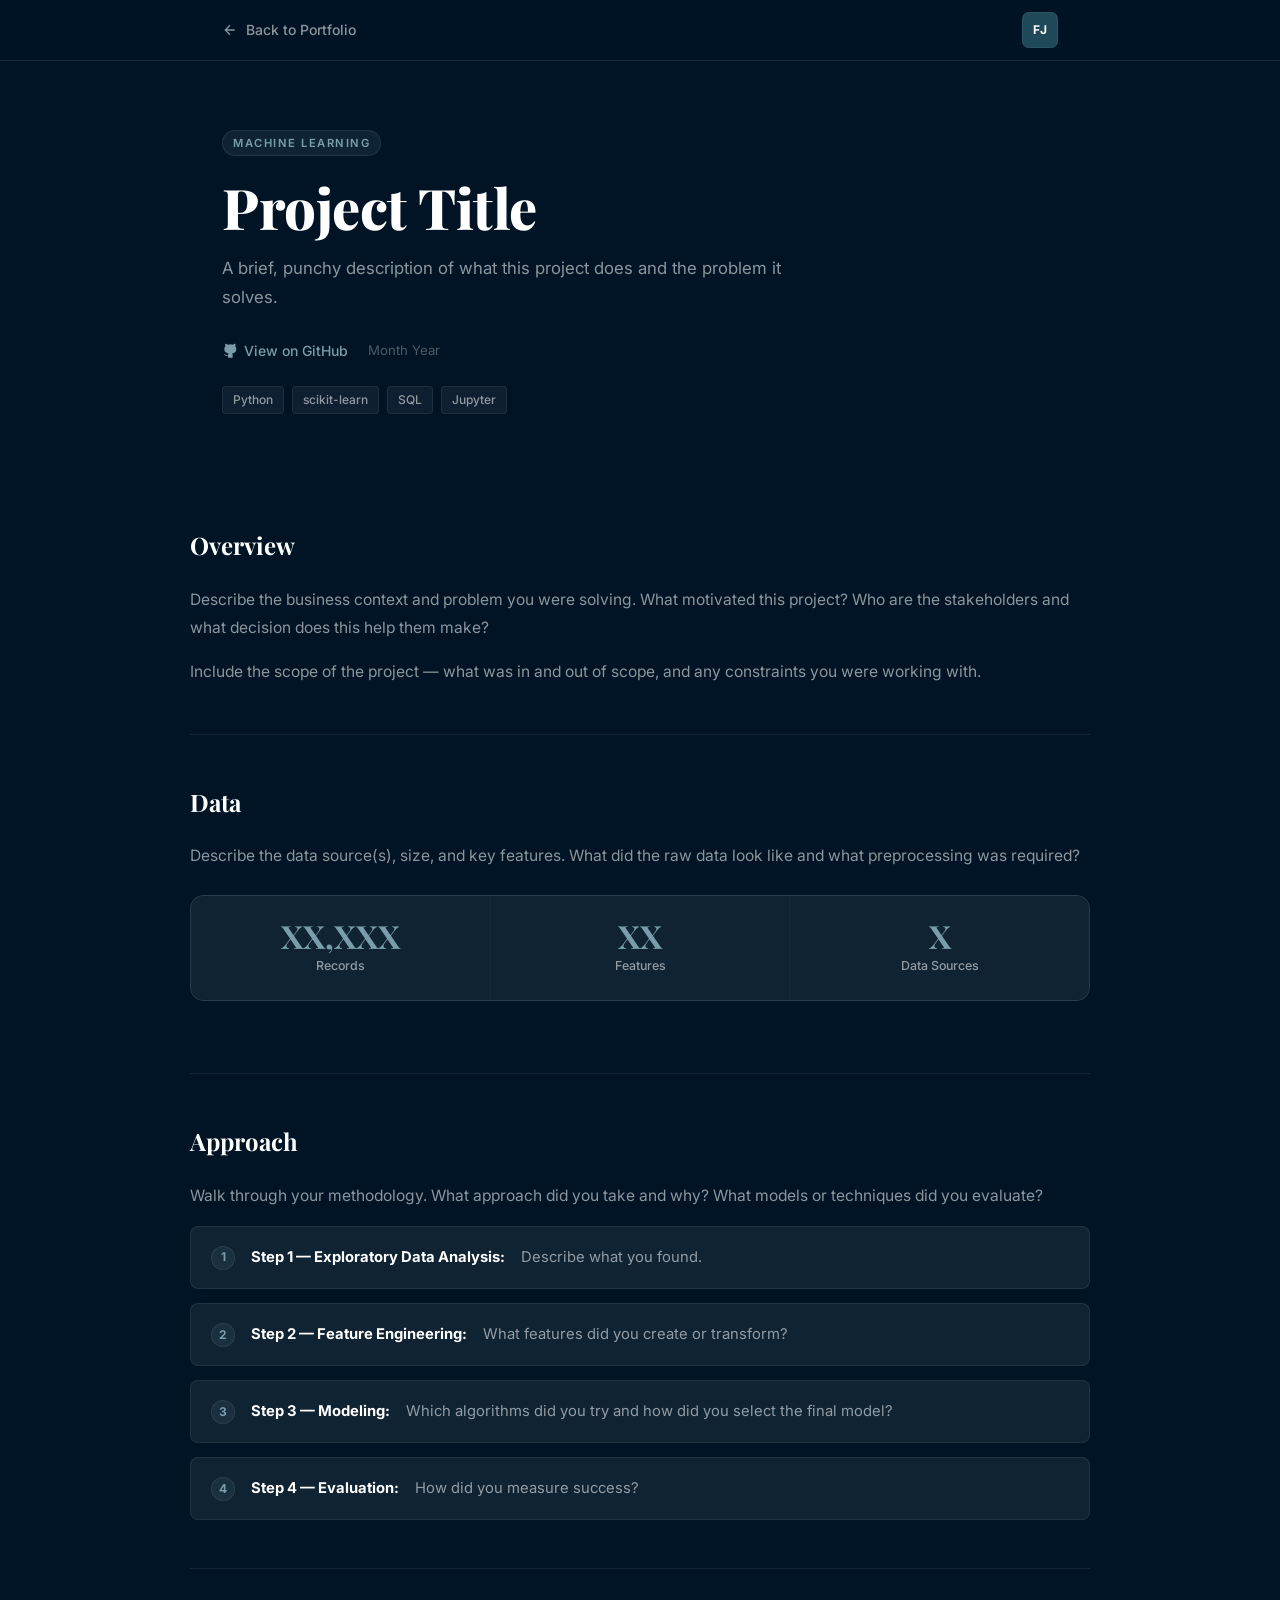
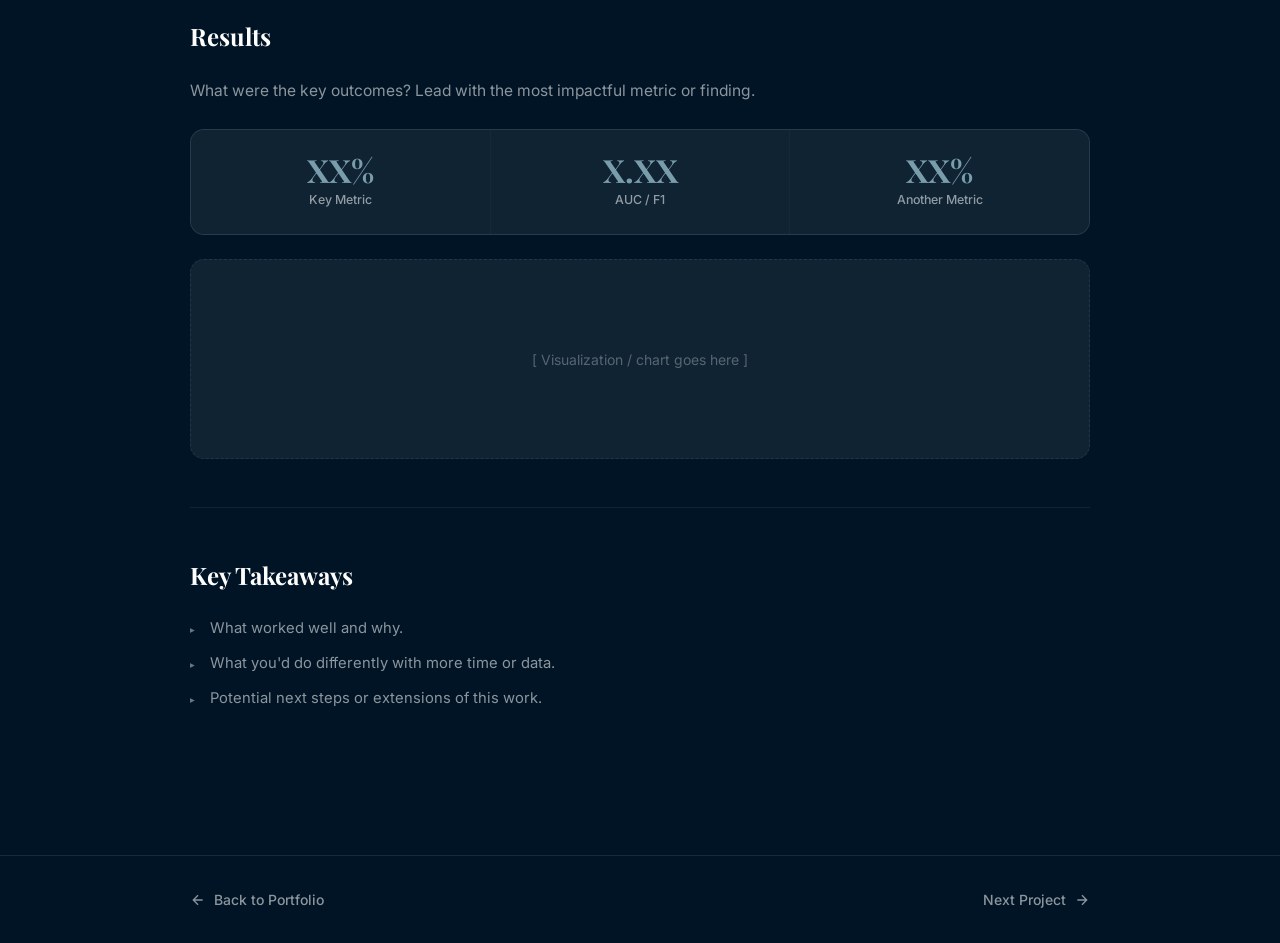
<file: projects/_template/index.html>
<!DOCTYPE html>
<html lang="en">
<head>
  <meta charset="UTF-8" />
  <meta name="viewport" content="width=device-width, initial-scale=1.0" />
  <!-- UPDATE: project title and description -->
  <title>Project Title | Francis Jay Sotto</title>
  <meta name="description" content="Brief one-line description of this project." />
  <link rel="icon" type="image/svg+xml" href="../../assets/favicon.svg" />
  <link rel="preconnect" href="https://fonts.googleapis.com" />
  <link rel="preconnect" href="https://fonts.gstatic.com" crossorigin />
  <link href="https://fonts.googleapis.com/css2?family=Playfair+Display:wght@700;800&family=Inter:wght@300;400;500;600&display=swap" rel="stylesheet" />
  <link rel="stylesheet" href="../../styles.css" />
  <link rel="stylesheet" href="project.css" />
</head>
<body>

  <!-- ===== NAV ===== -->
  <header class="proj-nav">
    <div class="proj-nav-inner">
      <a href="../../" class="proj-back">
        <svg width="16" height="16" viewBox="0 0 24 24" fill="none" stroke="currentColor" stroke-width="2"><path d="M19 12H5M12 5l-7 7 7 7"/></svg>
        Back to Portfolio
      </a>
      <a href="../../" class="nav-logo" aria-label="Home">FJ</a>
    </div>
  </header>

  <!-- ===== HERO ===== -->
  <section class="proj-hero">
    <!-- UPDATE: category badge (Machine Learning / Analytics / BI / Marketing Analytics) -->
    <span class="proj-badge">Machine Learning</span>
    <!-- UPDATE: project title -->
    <h1 class="proj-title">Project Title</h1>
    <!-- UPDATE: one-line tagline describing the problem solved -->
    <p class="proj-tagline">A brief, punchy description of what this project does and the problem it solves.</p>
    <div class="proj-meta">
      <!-- UPDATE: actual GitHub repo URL -->
      <a href="https://github.com/fjlsotto/REPO-NAME" target="_blank" rel="noopener" class="proj-meta-link">
        <svg width="16" height="16" viewBox="0 0 24 24" fill="currentColor"><path d="M9 19c-5 1.5-5-2.5-7-3m14 6v-3.87a3.37 3.37 0 0 0-.94-2.61c3.14-.35 6.44-1.54 6.44-7A5.44 5.44 0 0 0 20 4.77 5.07 5.07 0 0 0 19.91 1S18.73.65 16 2.48a13.38 13.38 0 0 0-7 0C6.27.65 5.09 1 5.09 1A5.07 5.07 0 0 0 5 4.77a5.44 5.44 0 0 0-1.5 3.78c0 5.42 3.3 6.61 6.44 7A3.37 3.37 0 0 0 9 18.13V22"/></svg>
        View on GitHub
      </a>
      <!-- UPDATE: completion date -->
      <span class="proj-meta-date">Month Year</span>
    </div>
    <!-- UPDATE: tech stack tags -->
    <div class="proj-stack">
      <span>Python</span><span>scikit-learn</span><span>SQL</span><span>Jupyter</span>
    </div>
  </section>

  <!-- ===== CONTENT ===== -->
  <main class="proj-main">
    <div class="proj-container">

      <!-- OVERVIEW -->
      <section class="proj-section">
        <h2>Overview</h2>
        <!-- UPDATE: 2-3 sentences on the business problem and your objective -->
        <p>Describe the business context and problem you were solving. What motivated this project? Who are the stakeholders and what decision does this help them make?</p>
        <p>Include the scope of the project — what was in and out of scope, and any constraints you were working with.</p>
      </section>

      <!-- DATA -->
      <section class="proj-section">
        <h2>Data</h2>
        <!-- UPDATE: describe the dataset(s) used -->
        <p>Describe the data source(s), size, and key features. What did the raw data look like and what preprocessing was required?</p>
        <div class="proj-highlight-grid">
          <!-- UPDATE: key data stats -->
          <div class="proj-highlight">
            <span class="highlight-num">XX,XXX</span>
            <span class="highlight-label">Records</span>
          </div>
          <div class="proj-highlight">
            <span class="highlight-num">XX</span>
            <span class="highlight-label">Features</span>
          </div>
          <div class="proj-highlight">
            <span class="highlight-num">X</span>
            <span class="highlight-label">Data Sources</span>
          </div>
        </div>
      </section>

      <!-- METHODOLOGY -->
      <section class="proj-section">
        <h2>Approach</h2>
        <!-- UPDATE: steps taken, models tried, key decisions -->
        <p>Walk through your methodology. What approach did you take and why? What models or techniques did you evaluate?</p>
        <ol class="proj-steps">
          <li><strong>Step 1 — Exploratory Data Analysis:</strong> Describe what you found.</li>
          <li><strong>Step 2 — Feature Engineering:</strong> What features did you create or transform?</li>
          <li><strong>Step 3 — Modeling:</strong> Which algorithms did you try and how did you select the final model?</li>
          <li><strong>Step 4 — Evaluation:</strong> How did you measure success?</li>
        </ol>
      </section>

      <!-- RESULTS -->
      <section class="proj-section">
        <h2>Results</h2>
        <!-- UPDATE: key metrics and findings -->
        <p>What were the key outcomes? Lead with the most impactful metric or finding.</p>
        <div class="proj-highlight-grid">
          <!-- UPDATE: result metrics -->
          <div class="proj-highlight">
            <span class="highlight-num">XX%</span>
            <span class="highlight-label">Key Metric</span>
          </div>
          <div class="proj-highlight">
            <span class="highlight-num">X.XX</span>
            <span class="highlight-label">AUC / F1</span>
          </div>
          <div class="proj-highlight">
            <span class="highlight-num">XX%</span>
            <span class="highlight-label">Another Metric</span>
          </div>
        </div>
        <!-- UPDATE: visualization or chart (optional — embed image or notebook output) -->
        <div class="proj-viz-placeholder">
          [ Visualization / chart goes here ]
        </div>
      </section>

      <!-- TAKEAWAYS -->
      <section class="proj-section">
        <h2>Key Takeaways</h2>
        <!-- UPDATE: what you learned, limitations, next steps -->
        <ul class="proj-takeaways">
          <li>What worked well and why.</li>
          <li>What you'd do differently with more time or data.</li>
          <li>Potential next steps or extensions of this work.</li>
        </ul>
      </section>

    </div>
  </main>

  <!-- ===== FOOTER ===== -->
  <footer class="proj-footer">
    <div class="proj-container">
      <a href="../../" class="proj-back">
        <svg width="16" height="16" viewBox="0 0 24 24" fill="none" stroke="currentColor" stroke-width="2"><path d="M19 12H5M12 5l-7 7 7 7"/></svg>
        Back to Portfolio
      </a>
      <!-- UPDATE: link to the next project if applicable -->
      <a href="../next-project/" class="proj-next">
        Next Project
        <svg width="16" height="16" viewBox="0 0 24 24" fill="none" stroke="currentColor" stroke-width="2"><path d="M5 12h14M12 5l7 7-7 7"/></svg>
      </a>
    </div>
  </footer>

</body>
</html>
</file>
<file: styles.css>
/* ===== DESIGN TOKENS ===== */
:root {
  --bg:           #011425;
  --bg-alt:       #0b1e2e;
  --surface:      #0f2333;
  --surface-2:    #1F4959;
  --text:         #FFFFFF;
  --text-muted:   rgba(255,255,255,0.55);
  --text-faint:   rgba(255,255,255,0.30);
  --accent:       #5C7C89;
  --accent-bright:#7a9dac;
  --accent-tint:  rgba(92,124,137,0.15);
  --accent-tint2: rgba(92,124,137,0.25);
  --border:       rgba(92,124,137,0.22);
  --border-light: rgba(255,255,255,0.07);
  --shadow-sm:    0 1px 4px rgba(0,0,0,0.3), 0 2px 10px rgba(0,0,0,0.2);
  --shadow-md:    0 4px 20px rgba(0,0,0,0.4), 0 1px 6px rgba(0,0,0,0.3);
  --radius:       14px;
  --radius-sm:    8px;
  --ease:         0.22s cubic-bezier(0.4,0,0.2,1);
  --sidebar-w:    260px;
}

/* ===== RESET ===== */
*, *::before, *::after { box-sizing: border-box; margin: 0; padding: 0; }
html { scroll-behavior: smooth; -webkit-font-smoothing: antialiased; }
body {
  font-family: 'Inter', system-ui, -apple-system, sans-serif;
  background: var(--bg);
  color: var(--text);
  line-height: 1.65;
  overflow-x: hidden;
}
a { text-decoration: none; color: inherit; }
ul { list-style: none; }
button { font-family: inherit; }
em { font-style: italic; }

/* ===== SCROLL REVEAL ===== */
.reveal {
  opacity: 0;
  transform: translateY(24px);
  transition: opacity 0.55s var(--ease), transform 0.55s var(--ease);
}
.reveal.visible { opacity: 1; transform: translateY(0); }

/* ===== SHARED LOGO BADGE ===== */
.nav-logo {
  display: flex;
  align-items: center;
  justify-content: center;
  width: 36px; height: 36px;
  background: var(--surface-2);
  border-radius: 7px;
  color: #fff;
  font-size: 12px;
  font-weight: 700;
  letter-spacing: 0.5px;
  flex-shrink: 0;
  border: 1px solid var(--border);
  transition: background var(--ease);
}
.nav-logo:hover { background: var(--accent); }

/* ===== SIDEBAR ===== */
.sidebar {
  position: fixed;
  top: 0; left: 0; bottom: 0;
  width: var(--sidebar-w);
  background: var(--bg-alt);
  border-right: 1px solid var(--border);
  display: flex;
  flex-direction: column;
  z-index: 200;
  overflow-y: auto;
  overflow-x: hidden;
  transition: transform var(--ease);
}

.sidebar-inner {
  display: flex;
  flex-direction: column;
  height: 100%;
  min-height: 100vh;
  padding: 2rem 1.5rem;
  gap: 0;
}

.sidebar-top {
  padding-bottom: 2rem;
  border-bottom: 1px solid var(--border-light);
}

.sidebar-identity {
  display: flex;
  flex-direction: column;
  gap: 0.3rem;
}

.sidebar-name {
  font-size: 0.9rem;
  font-weight: 600;
  color: #fff;
  line-height: 1.3;
}

.sidebar-title {
  font-size: 0.72rem;
  color: var(--text-muted);
  line-height: 1.5;
}

/* ===== SIDEBAR NAV ===== */
.sidebar-nav {
  display: flex;
  flex-direction: column;
  gap: 2px;
  padding: 1.5rem 0;
  flex: 1;
}

.sidebar-link {
  display: flex;
  align-items: center;
  font-size: 0.825rem;
  font-weight: 500;
  color: var(--text-muted);
  padding: 0.6rem 0.75rem;
  border-radius: var(--radius-sm);
  transition: color var(--ease), background var(--ease);
  position: relative;
  letter-spacing: 0.3px;
}

.sidebar-link::before {
  content: '';
  position: absolute;
  left: 0;
  top: 50%;
  transform: translateY(-50%);
  width: 2px;
  height: 0;
  background: var(--accent-bright);
  border-radius: 1px;
  transition: height var(--ease);
}

.sidebar-link:hover {
  color: #fff;
  background: var(--accent-tint);
}

.sidebar-link:hover::before { height: 14px; }

.sidebar-link.active {
  color: #fff;
  background: var(--accent-tint2);
}

.sidebar-link.active::before { height: 14px; }

/* ===== SIDEBAR BOTTOM ===== */
.sidebar-bottom {
  display: flex;
  flex-direction: column;
  gap: 0.625rem;
  padding-top: 1.5rem;
  border-top: 1px solid var(--border-light);
}

.sidebar-socials {
  display: flex;
  align-items: center;
  gap: 0.5rem;
  padding-top: 0.5rem;
}

.social-icon {
  display: flex;
  align-items: center;
  justify-content: center;
  width: 30px; height: 30px;
  border-radius: 50%;
  color: var(--text-muted);
  border: 1px solid var(--border);
  transition: color var(--ease), border-color var(--ease), background var(--ease);
  flex-shrink: 0;
}
.social-icon:hover {
  color: #fff;
  border-color: var(--accent);
  background: var(--accent-tint);
}

/* ===== MOBILE HEADER ===== */
.mobile-header {
  display: none;
  position: fixed;
  top: 0; left: 0; right: 0;
  height: 60px;
  background: rgba(1,20,37,0.95);
  backdrop-filter: blur(16px);
  -webkit-backdrop-filter: blur(16px);
  border-bottom: 1px solid var(--border);
  align-items: center;
  justify-content: space-between;
  padding: 0 1.5rem;
  z-index: 199;
}

/* ===== HAMBURGER ===== */
.hamburger {
  display: flex;
  flex-direction: column;
  gap: 5px;
  background: none;
  border: none;
  cursor: pointer;
  padding: 6px;
}
.hamburger span {
  display: block;
  width: 22px; height: 2px;
  background: var(--text);
  border-radius: 2px;
  transition: transform var(--ease), opacity var(--ease);
}
.hamburger.open span:nth-child(1) { transform: translateY(7px) rotate(45deg); }
.hamburger.open span:nth-child(2) { opacity: 0; }
.hamburger.open span:nth-child(3) { transform: translateY(-7px) rotate(-45deg); }

/* ===== SIDEBAR OVERLAY ===== */
.sidebar-overlay {
  display: none;
  position: fixed;
  inset: 0;
  background: rgba(0,0,0,0.5);
  z-index: 198;
  opacity: 0;
  transition: opacity var(--ease);
}
.sidebar-overlay.active {
  display: block;
  opacity: 1;
}

/* ===== MAIN WRAP ===== */
.main-wrap {
  margin-left: var(--sidebar-w);
}

/* ===== BUTTONS ===== */
.btn {
  display: inline-flex;
  align-items: center;
  justify-content: center;
  padding: 0.5rem 1.25rem;
  border-radius: 999px;
  font-size: 0.875rem;
  font-weight: 500;
  cursor: pointer;
  border: 1.5px solid transparent;
  transition: all var(--ease);
  white-space: nowrap;
  line-height: 1;
}
.btn:active { transform: scale(0.97); }

.btn-outline-nav {
  background: transparent;
  color: var(--text);
  border-color: var(--border);
  padding: 0.4rem 1.125rem;
  font-size: 0.8rem;
  text-align: center;
}
.btn-outline-nav:hover { border-color: var(--accent-bright); color: var(--accent-bright); }

.btn-filled-nav {
  background: var(--surface-2);
  color: #fff;
  border-color: var(--surface-2);
  padding: 0.4rem 1.125rem;
  font-size: 0.8rem;
  text-align: center;
}
.btn-filled-nav:hover { background: var(--accent); border-color: var(--accent); }

.btn-accent-hero {
  background: var(--surface-2);
  color: #fff;
  border-color: var(--surface-2);
  padding: 0.825rem 2.25rem;
  font-size: 0.95rem;
  font-weight: 600;
}
.btn-accent-hero:hover { background: var(--accent); border-color: var(--accent); }

.btn-ghost-hero {
  background: transparent;
  color: var(--text-muted);
  border-color: var(--border);
  padding: 0.825rem 2.25rem;
  font-size: 0.95rem;
  font-weight: 500;
}
.btn-ghost-hero:hover { color: #fff; border-color: rgba(255,255,255,0.4); }

/* ===== HERO ===== */
.hero {
  min-height: 100svh;
  display: flex;
  flex-direction: column;
  align-items: flex-start;
  justify-content: center;
  padding: 5rem 3rem 5rem 4rem;
  position: relative;
  overflow: hidden;
}

.hero-bg-grid {
  position: absolute;
  inset: 0;
  background-image:
    linear-gradient(rgba(92,124,137,0.06) 1px, transparent 1px),
    linear-gradient(90deg, rgba(92,124,137,0.06) 1px, transparent 1px);
  background-size: 60px 60px;
  mask-image: radial-gradient(ellipse 80% 70% at 30% 50%, black 30%, transparent 100%);
  pointer-events: none;
}

.hero-content {
  position: relative;
  max-width: 620px;
}

.hero-eyebrow {
  display: inline-block;
  font-size: 0.7rem;
  font-weight: 600;
  letter-spacing: 2.5px;
  text-transform: uppercase;
  color: var(--accent-bright);
  margin-bottom: 1.25rem;
}

.hero-title {
  font-family: 'Playfair Display', Georgia, serif;
  font-size: clamp(3rem, 7vw, 5.5rem);
  font-weight: 800;
  line-height: 1.06;
  color: #fff;
  margin-bottom: 1.25rem;
  letter-spacing: -1px;
}

.hero-sub {
  font-size: 0.975rem;
  color: var(--text-muted);
  max-width: 480px;
  margin: 0 0 2.25rem;
  line-height: 1.75;
}

.hero-actions {
  display: flex;
  gap: 0.875rem;
  justify-content: flex-start;
  flex-wrap: wrap;
}

.hero-scroll {
  position: absolute;
  bottom: 2.25rem;
  left: 50%;
  transform: translateX(-50%);
}
.hero-scroll span {
  display: block;
  width: 1.5px;
  height: 44px;
  background: linear-gradient(to bottom, var(--accent-bright), transparent);
  animation: scrollPulse 2s ease-in-out infinite;
}
@keyframes scrollPulse {
  0%, 100% { opacity: 0.25; transform: scaleY(0.5); transform-origin: top; }
  50%       { opacity: 0.8;  transform: scaleY(1);   transform-origin: top; }
}

/* ===== SECTION SHELL ===== */
.section { padding: 5rem 4rem 5rem 4rem; }
.section-alt { background: var(--bg-alt); }

.container {
  max-width: 980px;
  margin: 0 auto;
}

.section-header {
  text-align: left;
  margin-bottom: 2.5rem;
}
.section-label {
  display: inline-block;
  font-size: 0.68rem;
  font-weight: 600;
  letter-spacing: 2.5px;
  text-transform: uppercase;
  color: var(--accent-bright);
  margin-bottom: 0.5rem;
}
.section-header h2 {
  font-family: 'Playfair Display', Georgia, serif;
  font-size: clamp(1.5rem, 3vw, 2.25rem);
  font-weight: 700;
  color: #fff;
  line-height: 1.2;
}
.section-sub {
  margin-top: 0.5rem;
  font-size: 0.825rem;
  color: var(--text-muted);
}

/* ===== PROJECTS ===== */
.project-filters {
  display: grid;
  grid-template-columns: repeat(3, 1fr);
  gap: 0.5rem;
  max-width: 560px;
  margin: 0 auto 2rem;
}
.filter-btn {
  font-family: inherit;
  font-size: 0.8rem;
  font-weight: 600;
  letter-spacing: 0.06em;
  text-transform: uppercase;
  padding: 0.45rem 1.1rem;
  border-radius: 99px;
  border: 1px solid var(--border);
  background: var(--surface);
  color: var(--text-muted);
  cursor: pointer;
  transition: color var(--ease), border-color var(--ease), background var(--ease);
}
.filter-btn:hover { color: #fff; border-color: var(--accent); }
.filter-btn.active { background: var(--accent); border-color: var(--accent); color: #fff; }

.project-card.hidden { display: none; }

.projects-grid {
  display: grid;
  grid-template-columns: repeat(2, 1fr);
  gap: 1.5rem;
}

.project-card {
  border-radius: var(--radius);
  border: 1px solid var(--border);
  overflow: hidden;
  transition: transform var(--ease), box-shadow var(--ease), border-color var(--ease);
  background: var(--surface);
}
.project-card:not(.project-placeholder):hover {
  transform: translateY(-4px);
  box-shadow: var(--shadow-md);
  border-color: var(--accent);
}
.project-placeholder {
  opacity: 0.45;
  border-style: dashed;
  background: transparent;
}
.project-placeholder:hover { transform: none; box-shadow: none; border-color: var(--border); }

.project-card-inner {
  padding: 2rem;
  display: flex;
  flex-direction: column;
  gap: 0.875rem;
  height: 100%;
}

.project-top {
  display: flex;
  align-items: center;
  justify-content: space-between;
}

.project-badge {
  font-size: 0.68rem;
  font-weight: 600;
  letter-spacing: 1px;
  text-transform: uppercase;
  color: var(--accent-bright);
  background: var(--accent-tint);
  padding: 3px 10px;
  border-radius: 99px;
  border: 1px solid var(--border);
}
.badge-muted {
  color: var(--text-faint);
  background: transparent;
  border-color: var(--border-light);
}

.icon-link {
  display: flex;
  align-items: center;
  justify-content: center;
  width: 32px; height: 32px;
  border-radius: 50%;
  color: var(--text-muted);
  border: 1px solid var(--border);
  transition: color var(--ease), border-color var(--ease), background var(--ease);
}
.icon-link:hover { color: #fff; border-color: var(--accent); background: var(--accent-tint); }

.project-card h3 {
  font-size: 1.1rem;
  font-weight: 700;
  color: #fff;
  line-height: 1.3;
}
.project-title-link {
  color: inherit;
  text-decoration: none;
  transition: color var(--ease);
}
.project-title-link:hover { color: var(--accent-bright); }
.project-card p {
  font-size: 0.875rem;
  color: var(--text-muted);
  line-height: 1.7;
  flex: 1;
}

.project-tags {
  display: flex;
  flex-wrap: wrap;
  gap: 0.4rem;
  padding-top: 0.75rem;
  border-top: 1px solid var(--border-light);
  margin-top: auto;
}
.project-tags span {
  font-size: 0.72rem;
  font-weight: 500;
  background: rgba(255,255,255,0.05);
  color: var(--text-muted);
  padding: 2px 8px;
  border-radius: 4px;
  border: 1px solid var(--border-light);
}

/* ===== SKILLS ===== */
.skills-grid {
  display: grid;
  grid-template-columns: repeat(2, 1fr);
  gap: 1.5rem;
}

.skill-card {
  background: var(--surface);
  border-radius: var(--radius);
  padding: 2rem;
  border: 1px solid var(--border);
  transition: transform var(--ease), border-color var(--ease);
}
.skill-card:hover {
  transform: translateY(-3px);
  border-color: var(--accent);
}

.skill-icon {
  width: 44px; height: 44px;
  background: var(--accent-tint);
  border-radius: 10px;
  display: flex;
  align-items: center;
  justify-content: center;
  color: var(--accent-bright);
  margin-bottom: 1.25rem;
  border: 1px solid var(--border);
}

.skill-card h3 {
  font-size: 0.9rem;
  font-weight: 700;
  color: #fff;
  margin-bottom: 1.125rem;
}

.skill-tags {
  display: flex;
  flex-wrap: wrap;
  gap: 0.45rem;
}
.skill-tags span {
  font-size: 0.75rem;
  font-weight: 500;
  background: var(--accent-tint);
  color: var(--accent-bright);
  padding: 3px 10px;
  border-radius: 99px;
  border: 1px solid var(--border);
  transition: background var(--ease);
}
.skill-tags span:hover { background: var(--accent-tint2); }

/* ===== CERTIFICATIONS ===== */
.certs-grid {
  display: grid;
  grid-template-columns: repeat(3, 1fr);
  gap: 1rem;
}

.cert-card {
  background: var(--surface);
  border: 1px solid var(--border);
  border-radius: var(--radius-sm);
  padding: 1.25rem 1.375rem;
  display: flex;
  flex-direction: column;
  gap: 0.5rem;
  position: relative;
  transition: border-color var(--ease), transform var(--ease);
}
.cert-card:hover {
  border-color: var(--accent);
  transform: translateY(-2px);
}

.cert-top {
  display: flex;
  align-items: center;
  gap: 0.5rem;
}

.cert-issuer-dot {
  flex-shrink: 0;
  width: 7px; height: 7px;
  border-radius: 50%;
  opacity: 0.85;
}

.cert-issuer {
  font-size: 0.7rem;
  font-weight: 600;
  letter-spacing: 0.8px;
  text-transform: uppercase;
  color: var(--text-faint);
}

.cert-name {
  font-size: 0.875rem;
  font-weight: 600;
  color: #fff;
  line-height: 1.4;
  flex: 1;
}

.cert-badge-icon {
  color: var(--accent-bright);
  opacity: 0.7;
  flex-shrink: 0;
  align-self: flex-end;
}

/* ===== ABOUT ===== */
.about-flex {
  display: grid;
  grid-template-columns: 1fr 320px;
  gap: 5rem;
  align-items: center;
}

.about-text .section-label { display: inline-block; margin-bottom: 0.75rem; }
.about-text h2 {
  font-family: 'Playfair Display', Georgia, serif;
  font-size: clamp(2rem, 4vw, 3rem);
  font-weight: 700;
  color: #fff;
  line-height: 1.15;
  margin-bottom: 1.5rem;
}
.about-text p {
  font-size: 0.975rem;
  color: var(--text-muted);
  line-height: 1.8;
  margin-bottom: 1.125rem;
}

.about-actions {
  display: flex;
  gap: 0.625rem;
  flex-wrap: wrap;
  margin-top: 1.75rem;
}
.contact-chip {
  display: inline-flex;
  align-items: center;
  gap: 0.4rem;
  font-size: 0.8rem;
  font-weight: 500;
  color: var(--text-muted);
  padding: 0.5rem 1rem;
  border: 1px solid var(--border);
  border-radius: 99px;
  background: var(--surface);
  transition: color var(--ease), border-color var(--ease);
}
.contact-chip:hover { color: var(--accent-bright); border-color: var(--accent); }
.contact-chip svg { color: var(--accent-bright); flex-shrink: 0; }

.about-photo {
  display: flex;
  align-items: center;
  justify-content: center;
}
.about-photo img {
  width: 100%;
  max-width: 420px;
  aspect-ratio: 1 / 1;
  object-fit: cover;
  object-position: center top;
  border-radius: var(--radius);
  border: 1px solid var(--border);
  filter: grayscale(20%);
}

.about-stats-block {
  display: grid;
  grid-template-columns: 1fr 1fr;
  gap: 1px;
  background: var(--border);
  border-radius: var(--radius);
  overflow: hidden;
  border: 1px solid var(--border);
}
.stat-card {
  background: var(--surface);
  padding: 1.75rem 1.5rem;
  display: flex;
  flex-direction: column;
  gap: 0.375rem;
}
.stat-num {
  font-family: 'Playfair Display', serif;
  font-size: 2.25rem;
  font-weight: 700;
  color: var(--accent-bright);
  line-height: 1;
}
.stat-label {
  font-size: 0.775rem;
  color: var(--text-muted);
  font-weight: 500;
  line-height: 1.3;
}

/* ===== EXPERIENCE TIMELINE ===== */
.exp-list {
  display: flex;
  flex-direction: column;
  gap: 0;
  border: 1px solid var(--border);
  border-radius: var(--radius);
  overflow: hidden;
}

.exp-item {
  border-bottom: 1px solid var(--border);
  background: var(--surface);
  transition: background var(--ease);
}
.exp-item:last-child { border-bottom: none; }

.exp-summary {
  display: flex;
  align-items: center;
  gap: 1.25rem;
  padding: 1.25rem 1.75rem;
  cursor: pointer;
  user-select: none;
  transition: background var(--ease);
}
.exp-summary:hover { background: rgba(92,124,137,0.07); }

.exp-dot-wrap {
  flex-shrink: 0;
  width: 20px;
  display: flex;
  justify-content: center;
}
.exp-dot {
  width: 10px; height: 10px;
  border-radius: 50%;
  background: var(--surface-2);
  border: 2px solid var(--accent);
  transition: background var(--ease);
}
.exp-item.open .exp-dot { background: var(--accent-bright); }

.exp-meta {
  display: flex;
  flex-direction: column;
  gap: 0.15rem;
  min-width: 180px;
}
.exp-company {
  font-weight: 700;
  font-size: 0.95rem;
  color: #fff;
}
.exp-role {
  font-size: 0.8rem;
  color: var(--text-muted);
}

.exp-period {
  font-size: 0.8rem;
  font-weight: 500;
  color: var(--accent-bright);
  white-space: nowrap;
}
.exp-loc {
  font-size: 0.78rem;
  color: var(--text-faint);
  margin-left: auto;
}
.exp-chevron {
  font-size: 1.25rem;
  color: var(--text-faint);
  transition: transform var(--ease), color var(--ease);
  line-height: 1;
  margin-left: 0.5rem;
  flex-shrink: 0;
}
.exp-item.open .exp-chevron {
  transform: rotate(90deg);
  color: var(--accent-bright);
}

.exp-detail {
  max-height: 0;
  overflow: hidden;
  transition: max-height 0.35s cubic-bezier(0.4,0,0.2,1),
              padding 0.25s var(--ease),
              opacity 0.25s var(--ease);
  padding: 0 1.75rem 0 3.75rem;
  opacity: 0;
}
.exp-item.open .exp-detail,
.exp-item:hover .exp-detail {
  max-height: 400px;
  padding: 0 1.75rem 1.5rem 3.75rem;
  opacity: 1;
}

.exp-desc {
  font-size: 0.875rem;
  color: var(--text-muted);
  line-height: 1.72;
  margin-bottom: 1rem;
}

.exp-tags {
  display: flex;
  flex-wrap: wrap;
  gap: 0.4rem;
}
.exp-tags span {
  font-size: 0.7rem;
  font-weight: 500;
  background: var(--accent-tint);
  color: var(--accent-bright);
  padding: 2px 9px;
  border-radius: 4px;
  border: 1px solid var(--border);
}

/* ===== CONTACT ===== */
.contact-wrap {
  max-width: 700px;
  margin: 0 auto;
  display: flex;
  flex-direction: column;
  align-items: center;
  gap: 2.5rem;
}
.contact-wrap .section-header { margin-bottom: 0; text-align: center; }

.contact-cards {
  display: grid;
  grid-template-columns: repeat(3,1fr);
  gap: 1rem;
  width: 100%;
}
.contact-card {
  display: flex;
  flex-direction: column;
  align-items: center;
  gap: 0.625rem;
  padding: 1.75rem 1rem;
  background: var(--surface);
  border: 1px solid var(--border);
  border-radius: var(--radius);
  text-align: center;
  transition: border-color var(--ease), transform var(--ease), background var(--ease);
}
.contact-card:hover {
  border-color: var(--accent);
  transform: translateY(-3px);
  background: var(--accent-tint);
}
.contact-card svg { color: var(--accent-bright); }
.cc-label {
  font-size: 0.7rem;
  font-weight: 600;
  letter-spacing: 1px;
  text-transform: uppercase;
  color: var(--text-faint);
}
.cc-val {
  font-size: 0.85rem;
  font-weight: 500;
  color: var(--text-muted);
  word-break: break-all;
}

/* ===== FOOTER ===== */
.footer {
  background: #000d1a;
  border-top: 1px solid var(--border);
  padding: 2.5rem 2rem;
}
.footer-inner {
  max-width: 1060px;
  margin: 0 auto;
  display: flex;
  flex-direction: column;
  align-items: center;
  gap: 0.5rem;
  text-align: center;
}
.footer-logo {
  display: flex;
  align-items: center;
  justify-content: center;
  width: 38px; height: 38px;
  background: var(--surface-2);
  border-radius: 7px;
  color: #fff;
  font-weight: 700;
  font-size: 12px;
  margin-bottom: 0.5rem;
  border: 1px solid var(--border);
  transition: background var(--ease);
}
.footer-logo:hover { background: var(--accent); }
.footer-copy { font-size: 0.82rem; color: var(--text-faint); }

/* ===== RESPONSIVE — TABLET (1024px) ===== */
@media (max-width: 1024px) {
  :root { --sidebar-w: 220px; }
  .about-flex { gap: 3rem; }
}

@media (max-width: 900px) {
  .certs-grid { grid-template-columns: repeat(2, 1fr); }
  .skills-grid,
  .projects-grid { grid-template-columns: 1fr; }
  .about-flex { grid-template-columns: 1fr; gap: 3rem; }
  .about-stats-block { grid-template-columns: repeat(4,1fr); }
  .stat-card { padding: 1.25rem 1rem; }
  .contact-cards { grid-template-columns: 1fr; }
  .exp-loc { display: none; }
}

/* ===== RESPONSIVE — MOBILE (768px) ===== */
@media (max-width: 768px) {
  .sidebar {
    transform: translateX(-100%);
    width: 260px;
  }
  .sidebar.open {
    transform: translateX(0);
  }

  .mobile-header { display: flex; }

  .main-wrap {
    margin-left: 0;
    padding-top: 60px;
  }

  .hero { padding: 4rem 1.5rem; align-items: center; text-align: center; }
  .hero-sub { margin: 0 auto 2rem; }
  .hero-actions { justify-content: center; }
  .hero-title { font-size: clamp(2.75rem, 11vw, 4rem); }
  .hero-scroll { display: none; }

  .certs-grid { grid-template-columns: 1fr 1fr; }
  .section { padding: 4rem 1.5rem; }
  .section-header { margin-bottom: 2.5rem; }

  .about-stats-block { grid-template-columns: 1fr 1fr; }

  .exp-summary { gap: 0.75rem; padding: 1rem 1.25rem; }
  .exp-detail { padding: 0 1.25rem 0 2.5rem; }
  .exp-item.open .exp-detail,
  .exp-item:hover .exp-detail { padding: 0 1.25rem 1.25rem 2.5rem; }
  .exp-meta { min-width: unset; }
  .exp-period { display: none; }
}

@media (max-width: 480px) {
  .hero-actions { flex-direction: column; align-items: center; }
  .btn-accent-hero, .btn-ghost-hero { width: 100%; max-width: 260px; }
  .about-actions { flex-direction: column; }
  .about-stats-block { grid-template-columns: 1fr 1fr; }
}
</file>
<file: projects/_template/project.css>
/* Project page styles — extends ../../styles.css */

/* ===== NAV ===== */
.proj-nav {
  position: fixed;
  top: 0; left: 0; right: 0;
  z-index: 200;
  background: rgba(1,20,37,0.88);
  backdrop-filter: blur(16px);
  -webkit-backdrop-filter: blur(16px);
  border-bottom: 1px solid var(--border);
}
.proj-nav-inner {
  max-width: 900px;
  margin: 0 auto;
  padding: 0 2rem;
  height: 60px;
  display: flex;
  align-items: center;
  justify-content: space-between;
}
.proj-back {
  display: inline-flex;
  align-items: center;
  gap: 0.5rem;
  font-size: 0.875rem;
  font-weight: 500;
  color: var(--text-muted);
  transition: color var(--ease);
}
.proj-back:hover { color: var(--accent-bright); }
.proj-back svg, .proj-next svg { flex-shrink: 0; }

/* ===== HERO ===== */
.proj-hero {
  padding: 8rem 2rem 4rem;
  max-width: 900px;
  margin: 0 auto;
}
.proj-badge {
  display: inline-block;
  font-size: 0.7rem;
  font-weight: 600;
  letter-spacing: 1.5px;
  text-transform: uppercase;
  color: var(--accent-bright);
  background: var(--accent-tint);
  border: 1px solid var(--border);
  padding: 3px 10px;
  border-radius: 99px;
  margin-bottom: 1.25rem;
}
.proj-title {
  font-family: 'Playfair Display', Georgia, serif;
  font-size: clamp(2rem, 5vw, 3.5rem);
  font-weight: 800;
  color: #fff;
  line-height: 1.1;
  margin-bottom: 1rem;
  letter-spacing: -0.5px;
}
.proj-tagline {
  font-size: 1.05rem;
  color: var(--text-muted);
  line-height: 1.7;
  max-width: 600px;
  margin-bottom: 1.75rem;
}
.proj-meta {
  display: flex;
  align-items: center;
  gap: 1.25rem;
  margin-bottom: 1.5rem;
  flex-wrap: wrap;
}
.proj-meta-link {
  display: inline-flex;
  align-items: center;
  gap: 0.4rem;
  font-size: 0.875rem;
  font-weight: 500;
  color: var(--accent-bright);
  transition: opacity var(--ease);
}
.proj-meta-link:hover { opacity: 0.75; }
.proj-meta-date {
  font-size: 0.825rem;
  color: var(--text-faint);
}
.proj-stack {
  display: flex;
  flex-wrap: wrap;
  gap: 0.5rem;
}
.proj-stack span {
  font-size: 0.75rem;
  font-weight: 500;
  background: rgba(255,255,255,0.05);
  color: var(--text-muted);
  padding: 3px 10px;
  border-radius: 4px;
  border: 1px solid var(--border-light);
}

/* ===== MAIN CONTENT ===== */
.proj-main {
  padding: 0 2rem 6rem;
}
.proj-container {
  max-width: 900px;
  margin: 0 auto;
}

.proj-section {
  padding: 3rem 0;
  border-top: 1px solid var(--border-light);
}
.proj-section:first-child { border-top: none; }

.proj-section h2 {
  font-family: 'Playfair Display', Georgia, serif;
  font-size: 1.5rem;
  font-weight: 700;
  color: #fff;
  margin-bottom: 1.25rem;
}
.proj-section p {
  font-size: 0.975rem;
  color: var(--text-muted);
  line-height: 1.8;
  margin-bottom: 1rem;
}
.proj-section p:last-child { margin-bottom: 0; }

/* Highlight stats grid */
.proj-highlight-grid {
  display: flex;
  gap: 1px;
  background: var(--border);
  border-radius: var(--radius);
  overflow: hidden;
  border: 1px solid var(--border);
  margin: 1.5rem 0;
}
.proj-highlight {
  flex: 1;
  background: var(--surface);
  padding: 1.5rem 1.25rem;
  display: flex;
  flex-direction: column;
  gap: 0.25rem;
  text-align: center;
}
.highlight-num {
  font-family: 'Playfair Display', serif;
  font-size: 2rem;
  font-weight: 700;
  color: var(--accent-bright);
  line-height: 1;
}
.highlight-label {
  font-size: 0.775rem;
  color: var(--text-muted);
  font-weight: 500;
}

/* Steps list */
.proj-steps {
  list-style: none;
  display: flex;
  flex-direction: column;
  gap: 0.875rem;
  padding: 0;
  counter-reset: steps;
}
.proj-steps li {
  display: flex;
  gap: 1rem;
  font-size: 0.925rem;
  color: var(--text-muted);
  line-height: 1.7;
  padding: 1.125rem 1.25rem;
  background: var(--surface);
  border: 1px solid var(--border-light);
  border-radius: var(--radius-sm);
  counter-increment: steps;
}
.proj-steps li::before {
  content: counter(steps);
  display: flex;
  align-items: center;
  justify-content: center;
  flex-shrink: 0;
  width: 24px; height: 24px;
  border-radius: 50%;
  background: var(--accent-tint);
  border: 1px solid var(--border);
  color: var(--accent-bright);
  font-size: 0.75rem;
  font-weight: 700;
  margin-top: 1px;
}
.proj-steps li strong { color: #fff; }

/* Viz placeholder */
.proj-viz-placeholder {
  margin-top: 1.5rem;
  min-height: 200px;
  border: 1.5px dashed var(--border);
  border-radius: var(--radius);
  display: flex;
  align-items: center;
  justify-content: center;
  color: var(--text-faint);
  font-size: 0.875rem;
  background: var(--surface);
}

/* Takeaways list */
.proj-takeaways {
  list-style: none;
  padding: 0;
  display: flex;
  flex-direction: column;
  gap: 0.625rem;
}
.proj-takeaways li {
  font-size: 0.925rem;
  color: var(--text-muted);
  padding-left: 1.25rem;
  position: relative;
  line-height: 1.7;
}
.proj-takeaways li::before {
  content: '▸';
  position: absolute;
  left: 0;
  color: var(--accent);
  font-size: 0.6rem;
  top: 6px;
}

/* ===== FOOTER ===== */
.proj-footer {
  border-top: 1px solid var(--border);
  padding: 2rem;
}
.proj-footer .proj-container {
  display: flex;
  align-items: center;
  justify-content: space-between;
}
.proj-next {
  display: inline-flex;
  align-items: center;
  gap: 0.5rem;
  font-size: 0.875rem;
  font-weight: 500;
  color: var(--text-muted);
  transition: color var(--ease);
}
.proj-next:hover { color: var(--accent-bright); }

/* ===== RESPONSIVE ===== */
@media (max-width: 768px) {
  .proj-hero { padding: 7rem 1.5rem 3rem; }
  .proj-main { padding: 0 1.5rem 4rem; }
  .proj-highlight-grid { flex-direction: column; gap: 1px; }
  .proj-footer .proj-container { flex-direction: column; gap: 1rem; text-align: center; }
}
</file>
